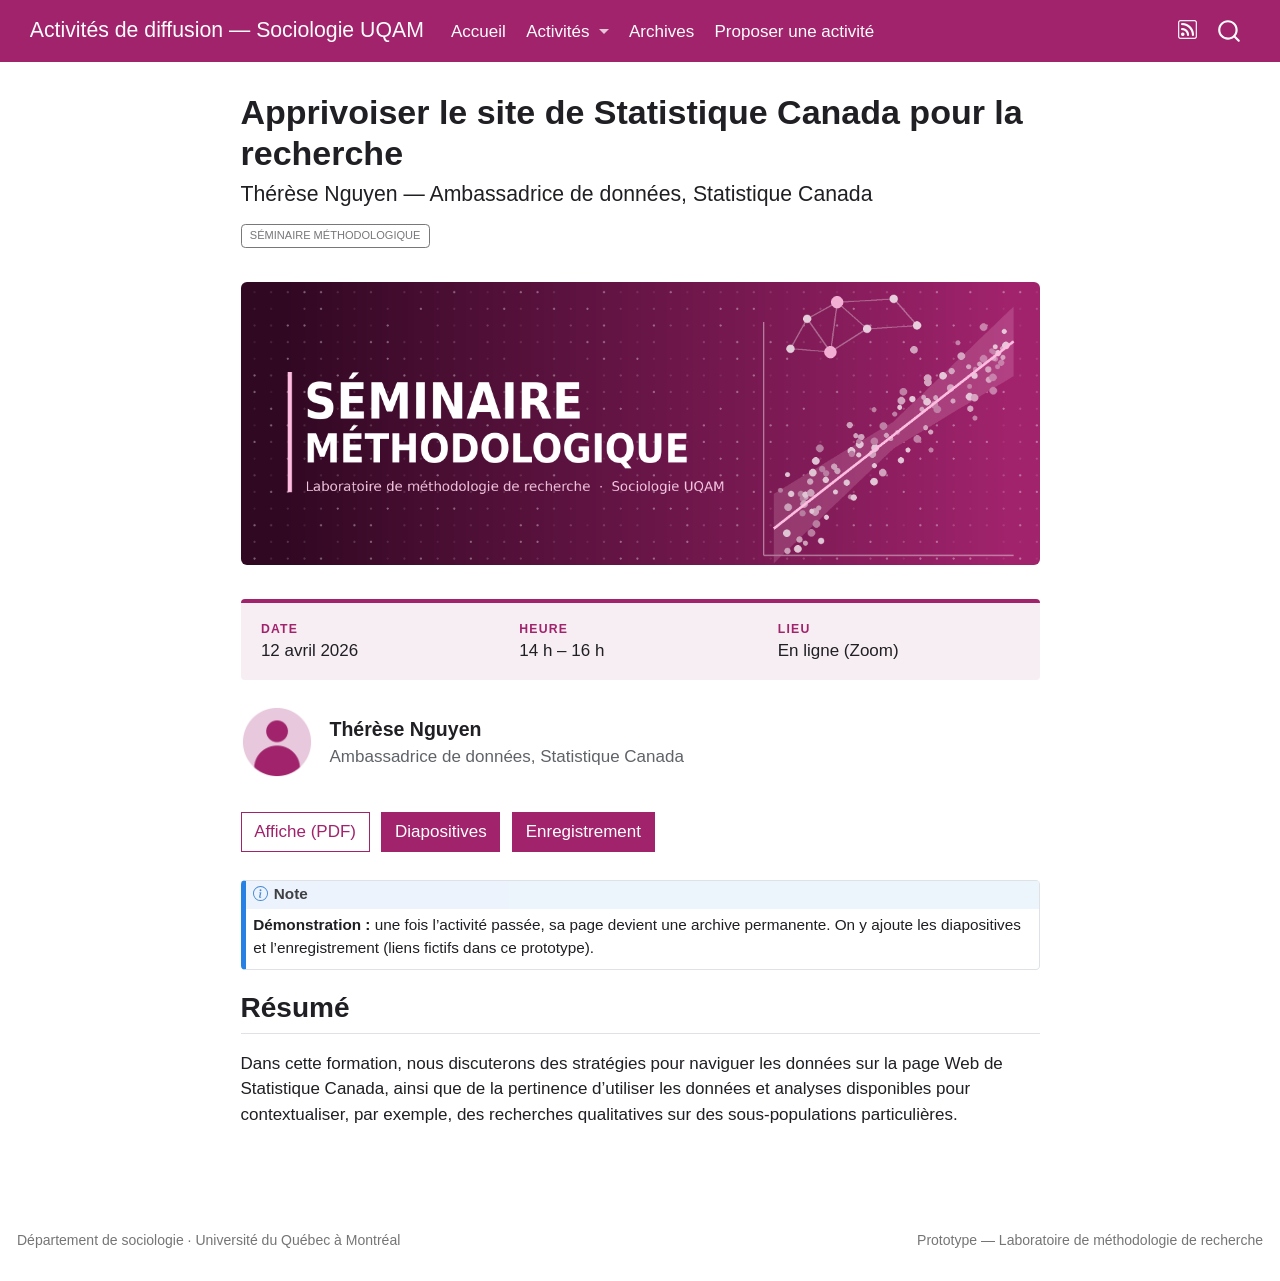
<file: docs/activites/2026-04-12-nguyen/index.html>
<!DOCTYPE html>
<html xmlns="http://www.w3.org/1999/xhtml" lang="fr" xml:lang="fr"><head>

<meta charset="utf-8">
<meta name="generator" content="quarto-1.7.32">

<meta name="viewport" content="width=device-width, initial-scale=1.0, user-scalable=yes">


<title>Apprivoiser le site de Statistique Canada pour la recherche – Activités de diffusion — Sociologie UQAM</title>
<style>
code{white-space: pre-wrap;}
span.smallcaps{font-variant: small-caps;}
div.columns{display: flex; gap: min(4vw, 1.5em);}
div.column{flex: auto; overflow-x: auto;}
div.hanging-indent{margin-left: 1.5em; text-indent: -1.5em;}
ul.task-list{list-style: none;}
ul.task-list li input[type="checkbox"] {
  width: 0.8em;
  margin: 0 0.8em 0.2em -1em; /* quarto-specific, see https://github.com/quarto-dev/quarto-cli/issues/4556 */ 
  vertical-align: middle;
}
</style>


<script src="../../site_libs/quarto-nav/quarto-nav.js"></script>
<script src="../../site_libs/quarto-nav/headroom.min.js"></script>
<script src="../../site_libs/clipboard/clipboard.min.js"></script>
<script src="../../site_libs/quarto-search/autocomplete.umd.js"></script>
<script src="../../site_libs/quarto-search/fuse.min.js"></script>
<script src="../../site_libs/quarto-search/quarto-search.js"></script>
<meta name="quarto:offset" content="../../">
<script src="../../site_libs/quarto-html/quarto.js" type="module"></script>
<script src="../../site_libs/quarto-html/tabsets/tabsets.js" type="module"></script>
<script src="../../site_libs/quarto-html/popper.min.js"></script>
<script src="../../site_libs/quarto-html/tippy.umd.min.js"></script>
<script src="../../site_libs/quarto-html/anchor.min.js"></script>
<link href="../../site_libs/quarto-html/tippy.css" rel="stylesheet">
<link href="../../site_libs/quarto-html/quarto-syntax-highlighting-37eea08aefeeee20ff55810ff984fec1.css" rel="stylesheet" id="quarto-text-highlighting-styles">
<script src="../../site_libs/bootstrap/bootstrap.min.js"></script>
<link href="../../site_libs/bootstrap/bootstrap-icons.css" rel="stylesheet">
<link href="../../site_libs/bootstrap/bootstrap-e0df024e270848558bd7a2c0182163b1.min.css" rel="stylesheet" append-hash="true" id="quarto-bootstrap" data-mode="light">
<script id="quarto-search-options" type="application/json">{
  "location": "navbar",
  "copy-button": false,
  "collapse-after": 3,
  "panel-placement": "end",
  "type": "overlay",
  "limit": 50,
  "keyboard-shortcut": [
    "f",
    "/",
    "s"
  ],
  "show-item-context": false,
  "language": {
    "search-no-results-text": "Pas de résultats",
    "search-matching-documents-text": "documents trouvés",
    "search-copy-link-title": "Copier le lien vers la recherche",
    "search-hide-matches-text": "Cacher les correspondances additionnelles",
    "search-more-match-text": "correspondance de plus dans ce document",
    "search-more-matches-text": "correspondances de plus dans ce document",
    "search-clear-button-title": "Effacer",
    "search-text-placeholder": "",
    "search-detached-cancel-button-title": "Annuler",
    "search-submit-button-title": "Envoyer",
    "search-label": "Recherche"
  }
}</script>


</head>

<body class="nav-fixed fullcontent quarto-light">

<div id="quarto-search-results"></div>
  <header id="quarto-header" class="headroom fixed-top">
    <nav class="navbar navbar-expand-lg " data-bs-theme="dark">
      <div class="navbar-container container-fluid">
      <div class="navbar-brand-container mx-auto">
    <a class="navbar-brand" href="../../index.html">
    <span class="navbar-title">Activités de diffusion — Sociologie UQAM</span>
    </a>
  </div>
            <div id="quarto-search" class="" title="Recherche"></div>
          <button class="navbar-toggler" type="button" data-bs-toggle="collapse" data-bs-target="#navbarCollapse" aria-controls="navbarCollapse" role="menu" aria-expanded="false" aria-label="Basculer la navigation" onclick="if (window.quartoToggleHeadroom) { window.quartoToggleHeadroom(); }">
  <span class="navbar-toggler-icon"></span>
</button>
          <div class="collapse navbar-collapse" id="navbarCollapse">
            <ul class="navbar-nav navbar-nav-scroll me-auto">
  <li class="nav-item">
    <a class="nav-link" href="../../index.html"> 
<span class="menu-text">Accueil</span></a>
  </li>  
  <li class="nav-item dropdown ">
    <a class="nav-link dropdown-toggle" href="#" id="nav-menu-activités" role="link" data-bs-toggle="dropdown" aria-expanded="false">
 <span class="menu-text">Activités</span>
    </a>
    <ul class="dropdown-menu" aria-labelledby="nav-menu-activités">    
        <li>
    <a class="dropdown-item" href="../../index.html#category=Séminaire méthodologique">
 <span class="dropdown-text">Séminaires méthodologiques</span></a>
  </li>  
        <li>
    <a class="dropdown-item" href="../../index.html#category=Ciné-socio">
 <span class="dropdown-text">Ciné-socio</span></a>
  </li>  
        <li>
    <a class="dropdown-item" href="../../index.html#category=Atelier">
 <span class="dropdown-text">Ateliers</span></a>
  </li>  
        <li>
    <a class="dropdown-item" href="../../index.html#category=Colloque">
 <span class="dropdown-text">Colloques</span></a>
  </li>  
    </ul>
  </li>
  <li class="nav-item">
    <a class="nav-link" href="../../archives.html"> 
<span class="menu-text">Archives</span></a>
  </li>  
  <li class="nav-item">
    <a class="nav-link" href="../../proposer.html"> 
<span class="menu-text">Proposer une activité</span></a>
  </li>  
</ul>
            <ul class="navbar-nav navbar-nav-scroll ms-auto">
  <li class="nav-item compact">
    <a class="nav-link" href="../../archives.xml"> <i class="bi bi-rss" role="img">
</i> 
<span class="menu-text"></span></a>
  </li>  
</ul>
          </div> <!-- /navcollapse -->
            <div class="quarto-navbar-tools">
</div>
      </div> <!-- /container-fluid -->
    </nav>
</header>
<!-- content -->
<div id="quarto-content" class="quarto-container page-columns page-rows-contents page-layout-article page-navbar">
<!-- sidebar -->
<!-- margin-sidebar -->
    
<!-- main -->
<main class="content" id="quarto-document-content">

<header id="title-block-header" class="quarto-title-block default">
<div class="quarto-title">
<h1 class="title">Apprivoiser le site de Statistique Canada pour la recherche</h1>
<p class="subtitle lead">Thérèse Nguyen — Ambassadrice de données, Statistique Canada</p>
  <div class="quarto-categories">
    <div class="quarto-category">Séminaire méthodologique</div>
  </div>
  </div>



<div class="quarto-title-meta">

    
    <div>
    <div class="quarto-title-meta-heading">Date de publication</div>
    <div class="quarto-title-meta-contents">
      <p class="date">12 avril 2026</p>
    </div>
  </div>
  
    
  </div>
  


</header>


<p><img src="../../images/seminaire.png" class="bandeau img-fluid"></p>
<div class="infobox"><div class="infogrid">
<div><strong>Date</strong>
<p>12 avril 2026</p>
</div><div><strong>Heure</strong>
<p>14 h – 16 h</p>
</div><div><strong>Lieu</strong>
<p>En ligne (Zoom)</p>
</div></div></div>
<div class="speaker">
<p><img src="../../images/avatar.png" class="img-fluid"></p>
<div>
<p><span class="nom">Thérèse Nguyen</span><br>
<span class="role">Ambassadrice de données, Statistique Canada</span></p>
</div>
</div>
<div class="ressources">
<p><a href="affiche.pdf" class="btn btn-outline-primary">Affiche (PDF)</a> <a href="#" class="btn btn-primary">Diapositives</a> <a href="#" class="btn btn-primary">Enregistrement</a></p>
</div>
<div class="callout callout-style-default callout-note callout-titled">
<div class="callout-header d-flex align-content-center">
<div class="callout-icon-container">
<i class="callout-icon"></i>
</div>
<div class="callout-title-container flex-fill">
Note
</div>
</div>
<div class="callout-body-container callout-body">
<p><strong>Démonstration :</strong> une fois l’activité passée, sa page devient une archive permanente. On y ajoute les diapositives et l’enregistrement (liens fictifs dans ce prototype).</p>
</div>
</div>
<section id="résumé" class="level2">
<h2 class="anchored" data-anchor-id="résumé">Résumé</h2>
<p>Dans cette formation, nous discuterons des stratégies pour naviguer les données sur la page Web de Statistique Canada, ainsi que de la pertinence d’utiliser les données et analyses disponibles pour contextualiser, par exemple, des recherches qualitatives sur des sous-populations particulières.</p>


</section>

</main> <!-- /main -->
<script id="quarto-html-after-body" type="application/javascript">
  window.document.addEventListener("DOMContentLoaded", function (event) {
    const icon = "";
    const anchorJS = new window.AnchorJS();
    anchorJS.options = {
      placement: 'right',
      icon: icon
    };
    anchorJS.add('.anchored');
    const isCodeAnnotation = (el) => {
      for (const clz of el.classList) {
        if (clz.startsWith('code-annotation-')) {                     
          return true;
        }
      }
      return false;
    }
    const onCopySuccess = function(e) {
      // button target
      const button = e.trigger;
      // don't keep focus
      button.blur();
      // flash "checked"
      button.classList.add('code-copy-button-checked');
      var currentTitle = button.getAttribute("title");
      button.setAttribute("title", "Copié");
      let tooltip;
      if (window.bootstrap) {
        button.setAttribute("data-bs-toggle", "tooltip");
        button.setAttribute("data-bs-placement", "left");
        button.setAttribute("data-bs-title", "Copié");
        tooltip = new bootstrap.Tooltip(button, 
          { trigger: "manual", 
            customClass: "code-copy-button-tooltip",
            offset: [0, -8]});
        tooltip.show();    
      }
      setTimeout(function() {
        if (tooltip) {
          tooltip.hide();
          button.removeAttribute("data-bs-title");
          button.removeAttribute("data-bs-toggle");
          button.removeAttribute("data-bs-placement");
        }
        button.setAttribute("title", currentTitle);
        button.classList.remove('code-copy-button-checked');
      }, 1000);
      // clear code selection
      e.clearSelection();
    }
    const getTextToCopy = function(trigger) {
        const codeEl = trigger.previousElementSibling.cloneNode(true);
        for (const childEl of codeEl.children) {
          if (isCodeAnnotation(childEl)) {
            childEl.remove();
          }
        }
        return codeEl.innerText;
    }
    const clipboard = new window.ClipboardJS('.code-copy-button:not([data-in-quarto-modal])', {
      text: getTextToCopy
    });
    clipboard.on('success', onCopySuccess);
    if (window.document.getElementById('quarto-embedded-source-code-modal')) {
      const clipboardModal = new window.ClipboardJS('.code-copy-button[data-in-quarto-modal]', {
        text: getTextToCopy,
        container: window.document.getElementById('quarto-embedded-source-code-modal')
      });
      clipboardModal.on('success', onCopySuccess);
    }
      var localhostRegex = new RegExp(/^(?:http|https):\/\/localhost\:?[0-9]*\//);
      var mailtoRegex = new RegExp(/^mailto:/);
        var filterRegex = new RegExp("https:\/\/ssapoplab\.github\.io\/activites-sociologie");
      var isInternal = (href) => {
          return filterRegex.test(href) || localhostRegex.test(href) || mailtoRegex.test(href);
      }
      // Inspect non-navigation links and adorn them if external
     var links = window.document.querySelectorAll('a[href]:not(.nav-link):not(.navbar-brand):not(.toc-action):not(.sidebar-link):not(.sidebar-item-toggle):not(.pagination-link):not(.no-external):not([aria-hidden]):not(.dropdown-item):not(.quarto-navigation-tool):not(.about-link)');
      for (var i=0; i<links.length; i++) {
        const link = links[i];
        if (!isInternal(link.href)) {
          // undo the damage that might have been done by quarto-nav.js in the case of
          // links that we want to consider external
          if (link.dataset.originalHref !== undefined) {
            link.href = link.dataset.originalHref;
          }
        }
      }
    function tippyHover(el, contentFn, onTriggerFn, onUntriggerFn) {
      const config = {
        allowHTML: true,
        maxWidth: 500,
        delay: 100,
        arrow: false,
        appendTo: function(el) {
            return el.parentElement;
        },
        interactive: true,
        interactiveBorder: 10,
        theme: 'quarto',
        placement: 'bottom-start',
      };
      if (contentFn) {
        config.content = contentFn;
      }
      if (onTriggerFn) {
        config.onTrigger = onTriggerFn;
      }
      if (onUntriggerFn) {
        config.onUntrigger = onUntriggerFn;
      }
      window.tippy(el, config); 
    }
    const noterefs = window.document.querySelectorAll('a[role="doc-noteref"]');
    for (var i=0; i<noterefs.length; i++) {
      const ref = noterefs[i];
      tippyHover(ref, function() {
        // use id or data attribute instead here
        let href = ref.getAttribute('data-footnote-href') || ref.getAttribute('href');
        try { href = new URL(href).hash; } catch {}
        const id = href.replace(/^#\/?/, "");
        const note = window.document.getElementById(id);
        if (note) {
          return note.innerHTML;
        } else {
          return "";
        }
      });
    }
    const xrefs = window.document.querySelectorAll('a.quarto-xref');
    const processXRef = (id, note) => {
      // Strip column container classes
      const stripColumnClz = (el) => {
        el.classList.remove("page-full", "page-columns");
        if (el.children) {
          for (const child of el.children) {
            stripColumnClz(child);
          }
        }
      }
      stripColumnClz(note)
      if (id === null || id.startsWith('sec-')) {
        // Special case sections, only their first couple elements
        const container = document.createElement("div");
        if (note.children && note.children.length > 2) {
          container.appendChild(note.children[0].cloneNode(true));
          for (let i = 1; i < note.children.length; i++) {
            const child = note.children[i];
            if (child.tagName === "P" && child.innerText === "") {
              continue;
            } else {
              container.appendChild(child.cloneNode(true));
              break;
            }
          }
          if (window.Quarto?.typesetMath) {
            window.Quarto.typesetMath(container);
          }
          return container.innerHTML
        } else {
          if (window.Quarto?.typesetMath) {
            window.Quarto.typesetMath(note);
          }
          return note.innerHTML;
        }
      } else {
        // Remove any anchor links if they are present
        const anchorLink = note.querySelector('a.anchorjs-link');
        if (anchorLink) {
          anchorLink.remove();
        }
        if (window.Quarto?.typesetMath) {
          window.Quarto.typesetMath(note);
        }
        if (note.classList.contains("callout")) {
          return note.outerHTML;
        } else {
          return note.innerHTML;
        }
      }
    }
    for (var i=0; i<xrefs.length; i++) {
      const xref = xrefs[i];
      tippyHover(xref, undefined, function(instance) {
        instance.disable();
        let url = xref.getAttribute('href');
        let hash = undefined; 
        if (url.startsWith('#')) {
          hash = url;
        } else {
          try { hash = new URL(url).hash; } catch {}
        }
        if (hash) {
          const id = hash.replace(/^#\/?/, "");
          const note = window.document.getElementById(id);
          if (note !== null) {
            try {
              const html = processXRef(id, note.cloneNode(true));
              instance.setContent(html);
            } finally {
              instance.enable();
              instance.show();
            }
          } else {
            // See if we can fetch this
            fetch(url.split('#')[0])
            .then(res => res.text())
            .then(html => {
              const parser = new DOMParser();
              const htmlDoc = parser.parseFromString(html, "text/html");
              const note = htmlDoc.getElementById(id);
              if (note !== null) {
                const html = processXRef(id, note);
                instance.setContent(html);
              } 
            }).finally(() => {
              instance.enable();
              instance.show();
            });
          }
        } else {
          // See if we can fetch a full url (with no hash to target)
          // This is a special case and we should probably do some content thinning / targeting
          fetch(url)
          .then(res => res.text())
          .then(html => {
            const parser = new DOMParser();
            const htmlDoc = parser.parseFromString(html, "text/html");
            const note = htmlDoc.querySelector('main.content');
            if (note !== null) {
              // This should only happen for chapter cross references
              // (since there is no id in the URL)
              // remove the first header
              if (note.children.length > 0 && note.children[0].tagName === "HEADER") {
                note.children[0].remove();
              }
              const html = processXRef(null, note);
              instance.setContent(html);
            } 
          }).finally(() => {
            instance.enable();
            instance.show();
          });
        }
      }, function(instance) {
      });
    }
        let selectedAnnoteEl;
        const selectorForAnnotation = ( cell, annotation) => {
          let cellAttr = 'data-code-cell="' + cell + '"';
          let lineAttr = 'data-code-annotation="' +  annotation + '"';
          const selector = 'span[' + cellAttr + '][' + lineAttr + ']';
          return selector;
        }
        const selectCodeLines = (annoteEl) => {
          const doc = window.document;
          const targetCell = annoteEl.getAttribute("data-target-cell");
          const targetAnnotation = annoteEl.getAttribute("data-target-annotation");
          const annoteSpan = window.document.querySelector(selectorForAnnotation(targetCell, targetAnnotation));
          const lines = annoteSpan.getAttribute("data-code-lines").split(",");
          const lineIds = lines.map((line) => {
            return targetCell + "-" + line;
          })
          let top = null;
          let height = null;
          let parent = null;
          if (lineIds.length > 0) {
              //compute the position of the single el (top and bottom and make a div)
              const el = window.document.getElementById(lineIds[0]);
              top = el.offsetTop;
              height = el.offsetHeight;
              parent = el.parentElement.parentElement;
            if (lineIds.length > 1) {
              const lastEl = window.document.getElementById(lineIds[lineIds.length - 1]);
              const bottom = lastEl.offsetTop + lastEl.offsetHeight;
              height = bottom - top;
            }
            if (top !== null && height !== null && parent !== null) {
              // cook up a div (if necessary) and position it 
              let div = window.document.getElementById("code-annotation-line-highlight");
              if (div === null) {
                div = window.document.createElement("div");
                div.setAttribute("id", "code-annotation-line-highlight");
                div.style.position = 'absolute';
                parent.appendChild(div);
              }
              div.style.top = top - 2 + "px";
              div.style.height = height + 4 + "px";
              div.style.left = 0;
              let gutterDiv = window.document.getElementById("code-annotation-line-highlight-gutter");
              if (gutterDiv === null) {
                gutterDiv = window.document.createElement("div");
                gutterDiv.setAttribute("id", "code-annotation-line-highlight-gutter");
                gutterDiv.style.position = 'absolute';
                const codeCell = window.document.getElementById(targetCell);
                const gutter = codeCell.querySelector('.code-annotation-gutter');
                gutter.appendChild(gutterDiv);
              }
              gutterDiv.style.top = top - 2 + "px";
              gutterDiv.style.height = height + 4 + "px";
            }
            selectedAnnoteEl = annoteEl;
          }
        };
        const unselectCodeLines = () => {
          const elementsIds = ["code-annotation-line-highlight", "code-annotation-line-highlight-gutter"];
          elementsIds.forEach((elId) => {
            const div = window.document.getElementById(elId);
            if (div) {
              div.remove();
            }
          });
          selectedAnnoteEl = undefined;
        };
          // Handle positioning of the toggle
      window.addEventListener(
        "resize",
        throttle(() => {
          elRect = undefined;
          if (selectedAnnoteEl) {
            selectCodeLines(selectedAnnoteEl);
          }
        }, 10)
      );
      function throttle(fn, ms) {
      let throttle = false;
      let timer;
        return (...args) => {
          if(!throttle) { // first call gets through
              fn.apply(this, args);
              throttle = true;
          } else { // all the others get throttled
              if(timer) clearTimeout(timer); // cancel #2
              timer = setTimeout(() => {
                fn.apply(this, args);
                timer = throttle = false;
              }, ms);
          }
        };
      }
        // Attach click handler to the DT
        const annoteDls = window.document.querySelectorAll('dt[data-target-cell]');
        for (const annoteDlNode of annoteDls) {
          annoteDlNode.addEventListener('click', (event) => {
            const clickedEl = event.target;
            if (clickedEl !== selectedAnnoteEl) {
              unselectCodeLines();
              const activeEl = window.document.querySelector('dt[data-target-cell].code-annotation-active');
              if (activeEl) {
                activeEl.classList.remove('code-annotation-active');
              }
              selectCodeLines(clickedEl);
              clickedEl.classList.add('code-annotation-active');
            } else {
              // Unselect the line
              unselectCodeLines();
              clickedEl.classList.remove('code-annotation-active');
            }
          });
        }
    const findCites = (el) => {
      const parentEl = el.parentElement;
      if (parentEl) {
        const cites = parentEl.dataset.cites;
        if (cites) {
          return {
            el,
            cites: cites.split(' ')
          };
        } else {
          return findCites(el.parentElement)
        }
      } else {
        return undefined;
      }
    };
    var bibliorefs = window.document.querySelectorAll('a[role="doc-biblioref"]');
    for (var i=0; i<bibliorefs.length; i++) {
      const ref = bibliorefs[i];
      const citeInfo = findCites(ref);
      if (citeInfo) {
        tippyHover(citeInfo.el, function() {
          var popup = window.document.createElement('div');
          citeInfo.cites.forEach(function(cite) {
            var citeDiv = window.document.createElement('div');
            citeDiv.classList.add('hanging-indent');
            citeDiv.classList.add('csl-entry');
            var biblioDiv = window.document.getElementById('ref-' + cite);
            if (biblioDiv) {
              citeDiv.innerHTML = biblioDiv.innerHTML;
            }
            popup.appendChild(citeDiv);
          });
          return popup.innerHTML;
        });
      }
    }
  });
  </script>
</div> <!-- /content -->
<footer class="footer">
  <div class="nav-footer">
    <div class="nav-footer-left">
<p>Département de sociologie · Université du Québec à Montréal</p>
</div>   
    <div class="nav-footer-center">
      &nbsp;
    </div>
    <div class="nav-footer-right">
<p>Prototype — Laboratoire de méthodologie de recherche</p>
</div>
  </div>
</footer>




</body></html>
</file>
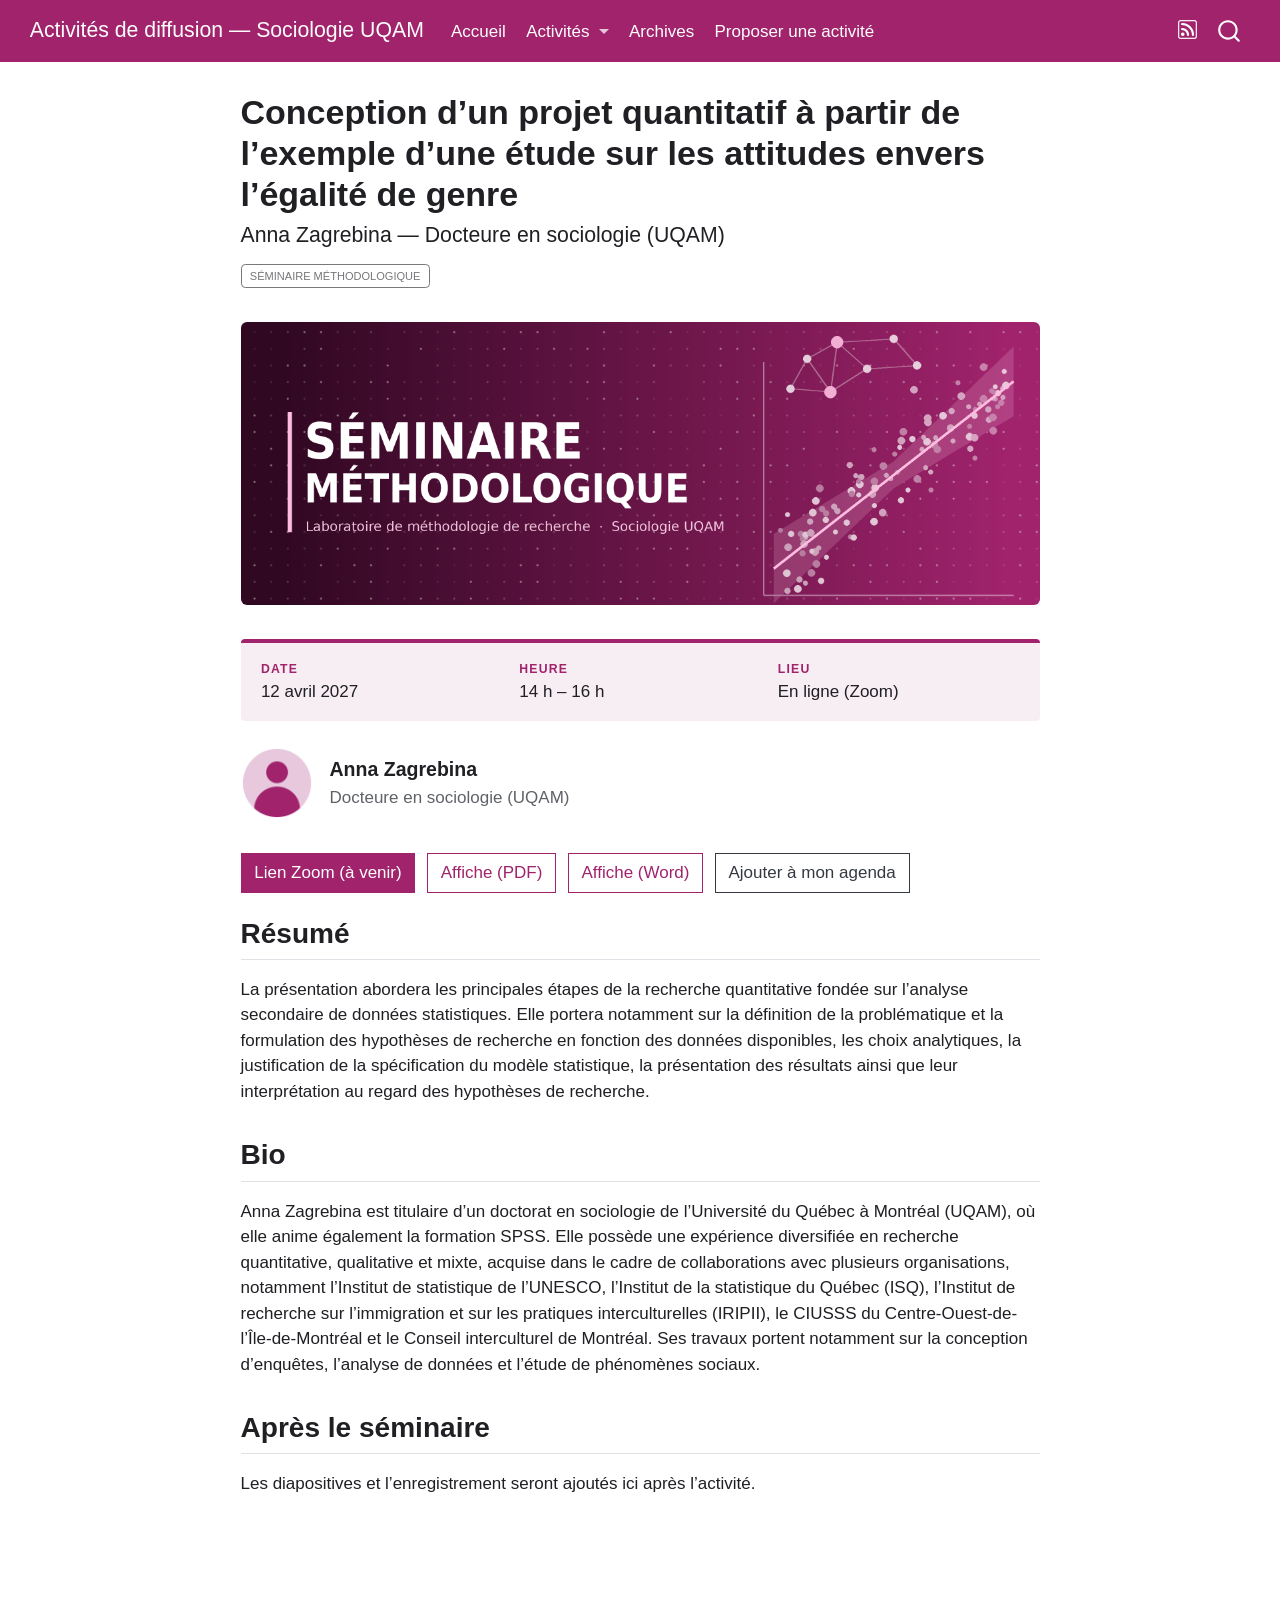
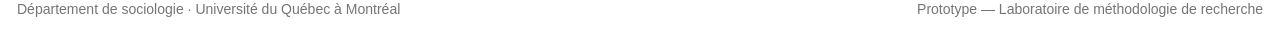
<file: docs/activites/2027-04-12-zagrebina/index.html>
<!DOCTYPE html>
<html xmlns="http://www.w3.org/1999/xhtml" lang="fr" xml:lang="fr"><head>

<meta charset="utf-8">
<meta name="generator" content="quarto-1.7.32">

<meta name="viewport" content="width=device-width, initial-scale=1.0, user-scalable=yes">


<title>Conception d’un projet quantitatif à partir de l’exemple d’une étude sur les attitudes envers l’égalité de genre – Activités de diffusion — Sociologie UQAM</title>
<style>
code{white-space: pre-wrap;}
span.smallcaps{font-variant: small-caps;}
div.columns{display: flex; gap: min(4vw, 1.5em);}
div.column{flex: auto; overflow-x: auto;}
div.hanging-indent{margin-left: 1.5em; text-indent: -1.5em;}
ul.task-list{list-style: none;}
ul.task-list li input[type="checkbox"] {
  width: 0.8em;
  margin: 0 0.8em 0.2em -1em; /* quarto-specific, see https://github.com/quarto-dev/quarto-cli/issues/4556 */ 
  vertical-align: middle;
}
</style>


<script src="../../site_libs/quarto-nav/quarto-nav.js"></script>
<script src="../../site_libs/quarto-nav/headroom.min.js"></script>
<script src="../../site_libs/clipboard/clipboard.min.js"></script>
<script src="../../site_libs/quarto-search/autocomplete.umd.js"></script>
<script src="../../site_libs/quarto-search/fuse.min.js"></script>
<script src="../../site_libs/quarto-search/quarto-search.js"></script>
<meta name="quarto:offset" content="../../">
<script src="../../site_libs/quarto-html/quarto.js" type="module"></script>
<script src="../../site_libs/quarto-html/tabsets/tabsets.js" type="module"></script>
<script src="../../site_libs/quarto-html/popper.min.js"></script>
<script src="../../site_libs/quarto-html/tippy.umd.min.js"></script>
<script src="../../site_libs/quarto-html/anchor.min.js"></script>
<link href="../../site_libs/quarto-html/tippy.css" rel="stylesheet">
<link href="../../site_libs/quarto-html/quarto-syntax-highlighting-37eea08aefeeee20ff55810ff984fec1.css" rel="stylesheet" id="quarto-text-highlighting-styles">
<script src="../../site_libs/bootstrap/bootstrap.min.js"></script>
<link href="../../site_libs/bootstrap/bootstrap-icons.css" rel="stylesheet">
<link href="../../site_libs/bootstrap/bootstrap-e0df024e270848558bd7a2c0182163b1.min.css" rel="stylesheet" append-hash="true" id="quarto-bootstrap" data-mode="light">
<script id="quarto-search-options" type="application/json">{
  "location": "navbar",
  "copy-button": false,
  "collapse-after": 3,
  "panel-placement": "end",
  "type": "overlay",
  "limit": 50,
  "keyboard-shortcut": [
    "f",
    "/",
    "s"
  ],
  "show-item-context": false,
  "language": {
    "search-no-results-text": "Pas de résultats",
    "search-matching-documents-text": "documents trouvés",
    "search-copy-link-title": "Copier le lien vers la recherche",
    "search-hide-matches-text": "Cacher les correspondances additionnelles",
    "search-more-match-text": "correspondance de plus dans ce document",
    "search-more-matches-text": "correspondances de plus dans ce document",
    "search-clear-button-title": "Effacer",
    "search-text-placeholder": "",
    "search-detached-cancel-button-title": "Annuler",
    "search-submit-button-title": "Envoyer",
    "search-label": "Recherche"
  }
}</script>


</head>

<body class="nav-fixed fullcontent quarto-light">

<div id="quarto-search-results"></div>
  <header id="quarto-header" class="headroom fixed-top">
    <nav class="navbar navbar-expand-lg " data-bs-theme="dark">
      <div class="navbar-container container-fluid">
      <div class="navbar-brand-container mx-auto">
    <a class="navbar-brand" href="../../index.html">
    <span class="navbar-title">Activités de diffusion — Sociologie UQAM</span>
    </a>
  </div>
            <div id="quarto-search" class="" title="Recherche"></div>
          <button class="navbar-toggler" type="button" data-bs-toggle="collapse" data-bs-target="#navbarCollapse" aria-controls="navbarCollapse" role="menu" aria-expanded="false" aria-label="Basculer la navigation" onclick="if (window.quartoToggleHeadroom) { window.quartoToggleHeadroom(); }">
  <span class="navbar-toggler-icon"></span>
</button>
          <div class="collapse navbar-collapse" id="navbarCollapse">
            <ul class="navbar-nav navbar-nav-scroll me-auto">
  <li class="nav-item">
    <a class="nav-link" href="../../index.html"> 
<span class="menu-text">Accueil</span></a>
  </li>  
  <li class="nav-item dropdown ">
    <a class="nav-link dropdown-toggle" href="#" id="nav-menu-activités" role="link" data-bs-toggle="dropdown" aria-expanded="false">
 <span class="menu-text">Activités</span>
    </a>
    <ul class="dropdown-menu" aria-labelledby="nav-menu-activités">    
        <li>
    <a class="dropdown-item" href="../../index.html#category=Séminaire méthodologique">
 <span class="dropdown-text">Séminaires méthodologiques</span></a>
  </li>  
        <li>
    <a class="dropdown-item" href="../../index.html#category=Ciné-socio">
 <span class="dropdown-text">Ciné-socio</span></a>
  </li>  
        <li>
    <a class="dropdown-item" href="../../index.html#category=Atelier">
 <span class="dropdown-text">Ateliers</span></a>
  </li>  
        <li>
    <a class="dropdown-item" href="../../index.html#category=Colloque">
 <span class="dropdown-text">Colloques</span></a>
  </li>  
    </ul>
  </li>
  <li class="nav-item">
    <a class="nav-link" href="../../archives.html"> 
<span class="menu-text">Archives</span></a>
  </li>  
  <li class="nav-item">
    <a class="nav-link" href="../../proposer.html"> 
<span class="menu-text">Proposer une activité</span></a>
  </li>  
</ul>
            <ul class="navbar-nav navbar-nav-scroll ms-auto">
  <li class="nav-item compact">
    <a class="nav-link" href="../../archives.xml"> <i class="bi bi-rss" role="img">
</i> 
<span class="menu-text"></span></a>
  </li>  
</ul>
          </div> <!-- /navcollapse -->
            <div class="quarto-navbar-tools">
</div>
      </div> <!-- /container-fluid -->
    </nav>
</header>
<!-- content -->
<div id="quarto-content" class="quarto-container page-columns page-rows-contents page-layout-article page-navbar">
<!-- sidebar -->
<!-- margin-sidebar -->
    
<!-- main -->
<main class="content" id="quarto-document-content">

<header id="title-block-header" class="quarto-title-block default">
<div class="quarto-title">
<h1 class="title">Conception d’un projet quantitatif à partir de l’exemple d’une étude sur les attitudes envers l’égalité de genre</h1>
<p class="subtitle lead">Anna Zagrebina — Docteure en sociologie (UQAM)</p>
  <div class="quarto-categories">
    <div class="quarto-category">Séminaire méthodologique</div>
  </div>
  </div>



<div class="quarto-title-meta">

    
    <div>
    <div class="quarto-title-meta-heading">Date de publication</div>
    <div class="quarto-title-meta-contents">
      <p class="date">12 avril 2027</p>
    </div>
  </div>
  
    
  </div>
  


</header>


<p><img src="../../images/seminaire.png" class="bandeau img-fluid"></p>
<div class="infobox"><div class="infogrid">
<div><strong>Date</strong>
<p>12 avril 2027</p>
</div><div><strong>Heure</strong>
<p>14 h – 16 h</p>
</div><div><strong>Lieu</strong>
<p>En ligne (Zoom)</p>
</div></div></div>
<div class="speaker">
<p><img src="../../images/avatar.png" class="img-fluid"></p>
<div>
<p><span class="nom">Anna Zagrebina</span><br>
<span class="role">Docteure en sociologie (UQAM)</span></p>
</div>
</div>
<div class="ressources">
<p><a href="#" class="btn btn-primary">Lien Zoom (à venir)</a> <a href="affiche.pdf" class="btn btn-outline-primary">Affiche (PDF)</a> <a href="affiche.docx" class="btn btn-outline-primary">Affiche (Word)</a> <a href="#" class="btn btn-outline-secondary">Ajouter à mon agenda</a></p>
</div>
<section id="résumé" class="level2">
<h2 class="anchored" data-anchor-id="résumé">Résumé</h2>
<p>La présentation abordera les principales étapes de la recherche quantitative fondée sur l’analyse secondaire de données statistiques. Elle portera notamment sur la définition de la problématique et la formulation des hypothèses de recherche en fonction des données disponibles, les choix analytiques, la justification de la spécification du modèle statistique, la présentation des résultats ainsi que leur interprétation au regard des hypothèses de recherche.</p>
</section>
<section id="bio" class="level2">
<h2 class="anchored" data-anchor-id="bio">Bio</h2>
<p>Anna Zagrebina est titulaire d’un doctorat en sociologie de l’Université du Québec à Montréal (UQAM), où elle anime également la formation SPSS. Elle possède une expérience diversifiée en recherche quantitative, qualitative et mixte, acquise dans le cadre de collaborations avec plusieurs organisations, notamment l’Institut de statistique de l’UNESCO, l’Institut de la statistique du Québec (ISQ), l’Institut de recherche sur l’immigration et sur les pratiques interculturelles (IRIPII), le CIUSSS du Centre-Ouest-de-l’Île-de-Montréal et le Conseil interculturel de Montréal. Ses travaux portent notamment sur la conception d’enquêtes, l’analyse de données et l’étude de phénomènes sociaux.</p>
</section>
<section id="après-le-séminaire" class="level2">
<h2 class="anchored" data-anchor-id="après-le-séminaire">Après le séminaire</h2>
<p>Les diapositives et l’enregistrement seront ajoutés ici après l’activité.</p>


</section>

</main> <!-- /main -->
<script id="quarto-html-after-body" type="application/javascript">
  window.document.addEventListener("DOMContentLoaded", function (event) {
    const icon = "";
    const anchorJS = new window.AnchorJS();
    anchorJS.options = {
      placement: 'right',
      icon: icon
    };
    anchorJS.add('.anchored');
    const isCodeAnnotation = (el) => {
      for (const clz of el.classList) {
        if (clz.startsWith('code-annotation-')) {                     
          return true;
        }
      }
      return false;
    }
    const onCopySuccess = function(e) {
      // button target
      const button = e.trigger;
      // don't keep focus
      button.blur();
      // flash "checked"
      button.classList.add('code-copy-button-checked');
      var currentTitle = button.getAttribute("title");
      button.setAttribute("title", "Copié");
      let tooltip;
      if (window.bootstrap) {
        button.setAttribute("data-bs-toggle", "tooltip");
        button.setAttribute("data-bs-placement", "left");
        button.setAttribute("data-bs-title", "Copié");
        tooltip = new bootstrap.Tooltip(button, 
          { trigger: "manual", 
            customClass: "code-copy-button-tooltip",
            offset: [0, -8]});
        tooltip.show();    
      }
      setTimeout(function() {
        if (tooltip) {
          tooltip.hide();
          button.removeAttribute("data-bs-title");
          button.removeAttribute("data-bs-toggle");
          button.removeAttribute("data-bs-placement");
        }
        button.setAttribute("title", currentTitle);
        button.classList.remove('code-copy-button-checked');
      }, 1000);
      // clear code selection
      e.clearSelection();
    }
    const getTextToCopy = function(trigger) {
        const codeEl = trigger.previousElementSibling.cloneNode(true);
        for (const childEl of codeEl.children) {
          if (isCodeAnnotation(childEl)) {
            childEl.remove();
          }
        }
        return codeEl.innerText;
    }
    const clipboard = new window.ClipboardJS('.code-copy-button:not([data-in-quarto-modal])', {
      text: getTextToCopy
    });
    clipboard.on('success', onCopySuccess);
    if (window.document.getElementById('quarto-embedded-source-code-modal')) {
      const clipboardModal = new window.ClipboardJS('.code-copy-button[data-in-quarto-modal]', {
        text: getTextToCopy,
        container: window.document.getElementById('quarto-embedded-source-code-modal')
      });
      clipboardModal.on('success', onCopySuccess);
    }
      var localhostRegex = new RegExp(/^(?:http|https):\/\/localhost\:?[0-9]*\//);
      var mailtoRegex = new RegExp(/^mailto:/);
        var filterRegex = new RegExp("https:\/\/ssapoplab\.github\.io\/activites-sociologie");
      var isInternal = (href) => {
          return filterRegex.test(href) || localhostRegex.test(href) || mailtoRegex.test(href);
      }
      // Inspect non-navigation links and adorn them if external
     var links = window.document.querySelectorAll('a[href]:not(.nav-link):not(.navbar-brand):not(.toc-action):not(.sidebar-link):not(.sidebar-item-toggle):not(.pagination-link):not(.no-external):not([aria-hidden]):not(.dropdown-item):not(.quarto-navigation-tool):not(.about-link)');
      for (var i=0; i<links.length; i++) {
        const link = links[i];
        if (!isInternal(link.href)) {
          // undo the damage that might have been done by quarto-nav.js in the case of
          // links that we want to consider external
          if (link.dataset.originalHref !== undefined) {
            link.href = link.dataset.originalHref;
          }
        }
      }
    function tippyHover(el, contentFn, onTriggerFn, onUntriggerFn) {
      const config = {
        allowHTML: true,
        maxWidth: 500,
        delay: 100,
        arrow: false,
        appendTo: function(el) {
            return el.parentElement;
        },
        interactive: true,
        interactiveBorder: 10,
        theme: 'quarto',
        placement: 'bottom-start',
      };
      if (contentFn) {
        config.content = contentFn;
      }
      if (onTriggerFn) {
        config.onTrigger = onTriggerFn;
      }
      if (onUntriggerFn) {
        config.onUntrigger = onUntriggerFn;
      }
      window.tippy(el, config); 
    }
    const noterefs = window.document.querySelectorAll('a[role="doc-noteref"]');
    for (var i=0; i<noterefs.length; i++) {
      const ref = noterefs[i];
      tippyHover(ref, function() {
        // use id or data attribute instead here
        let href = ref.getAttribute('data-footnote-href') || ref.getAttribute('href');
        try { href = new URL(href).hash; } catch {}
        const id = href.replace(/^#\/?/, "");
        const note = window.document.getElementById(id);
        if (note) {
          return note.innerHTML;
        } else {
          return "";
        }
      });
    }
    const xrefs = window.document.querySelectorAll('a.quarto-xref');
    const processXRef = (id, note) => {
      // Strip column container classes
      const stripColumnClz = (el) => {
        el.classList.remove("page-full", "page-columns");
        if (el.children) {
          for (const child of el.children) {
            stripColumnClz(child);
          }
        }
      }
      stripColumnClz(note)
      if (id === null || id.startsWith('sec-')) {
        // Special case sections, only their first couple elements
        const container = document.createElement("div");
        if (note.children && note.children.length > 2) {
          container.appendChild(note.children[0].cloneNode(true));
          for (let i = 1; i < note.children.length; i++) {
            const child = note.children[i];
            if (child.tagName === "P" && child.innerText === "") {
              continue;
            } else {
              container.appendChild(child.cloneNode(true));
              break;
            }
          }
          if (window.Quarto?.typesetMath) {
            window.Quarto.typesetMath(container);
          }
          return container.innerHTML
        } else {
          if (window.Quarto?.typesetMath) {
            window.Quarto.typesetMath(note);
          }
          return note.innerHTML;
        }
      } else {
        // Remove any anchor links if they are present
        const anchorLink = note.querySelector('a.anchorjs-link');
        if (anchorLink) {
          anchorLink.remove();
        }
        if (window.Quarto?.typesetMath) {
          window.Quarto.typesetMath(note);
        }
        if (note.classList.contains("callout")) {
          return note.outerHTML;
        } else {
          return note.innerHTML;
        }
      }
    }
    for (var i=0; i<xrefs.length; i++) {
      const xref = xrefs[i];
      tippyHover(xref, undefined, function(instance) {
        instance.disable();
        let url = xref.getAttribute('href');
        let hash = undefined; 
        if (url.startsWith('#')) {
          hash = url;
        } else {
          try { hash = new URL(url).hash; } catch {}
        }
        if (hash) {
          const id = hash.replace(/^#\/?/, "");
          const note = window.document.getElementById(id);
          if (note !== null) {
            try {
              const html = processXRef(id, note.cloneNode(true));
              instance.setContent(html);
            } finally {
              instance.enable();
              instance.show();
            }
          } else {
            // See if we can fetch this
            fetch(url.split('#')[0])
            .then(res => res.text())
            .then(html => {
              const parser = new DOMParser();
              const htmlDoc = parser.parseFromString(html, "text/html");
              const note = htmlDoc.getElementById(id);
              if (note !== null) {
                const html = processXRef(id, note);
                instance.setContent(html);
              } 
            }).finally(() => {
              instance.enable();
              instance.show();
            });
          }
        } else {
          // See if we can fetch a full url (with no hash to target)
          // This is a special case and we should probably do some content thinning / targeting
          fetch(url)
          .then(res => res.text())
          .then(html => {
            const parser = new DOMParser();
            const htmlDoc = parser.parseFromString(html, "text/html");
            const note = htmlDoc.querySelector('main.content');
            if (note !== null) {
              // This should only happen for chapter cross references
              // (since there is no id in the URL)
              // remove the first header
              if (note.children.length > 0 && note.children[0].tagName === "HEADER") {
                note.children[0].remove();
              }
              const html = processXRef(null, note);
              instance.setContent(html);
            } 
          }).finally(() => {
            instance.enable();
            instance.show();
          });
        }
      }, function(instance) {
      });
    }
        let selectedAnnoteEl;
        const selectorForAnnotation = ( cell, annotation) => {
          let cellAttr = 'data-code-cell="' + cell + '"';
          let lineAttr = 'data-code-annotation="' +  annotation + '"';
          const selector = 'span[' + cellAttr + '][' + lineAttr + ']';
          return selector;
        }
        const selectCodeLines = (annoteEl) => {
          const doc = window.document;
          const targetCell = annoteEl.getAttribute("data-target-cell");
          const targetAnnotation = annoteEl.getAttribute("data-target-annotation");
          const annoteSpan = window.document.querySelector(selectorForAnnotation(targetCell, targetAnnotation));
          const lines = annoteSpan.getAttribute("data-code-lines").split(",");
          const lineIds = lines.map((line) => {
            return targetCell + "-" + line;
          })
          let top = null;
          let height = null;
          let parent = null;
          if (lineIds.length > 0) {
              //compute the position of the single el (top and bottom and make a div)
              const el = window.document.getElementById(lineIds[0]);
              top = el.offsetTop;
              height = el.offsetHeight;
              parent = el.parentElement.parentElement;
            if (lineIds.length > 1) {
              const lastEl = window.document.getElementById(lineIds[lineIds.length - 1]);
              const bottom = lastEl.offsetTop + lastEl.offsetHeight;
              height = bottom - top;
            }
            if (top !== null && height !== null && parent !== null) {
              // cook up a div (if necessary) and position it 
              let div = window.document.getElementById("code-annotation-line-highlight");
              if (div === null) {
                div = window.document.createElement("div");
                div.setAttribute("id", "code-annotation-line-highlight");
                div.style.position = 'absolute';
                parent.appendChild(div);
              }
              div.style.top = top - 2 + "px";
              div.style.height = height + 4 + "px";
              div.style.left = 0;
              let gutterDiv = window.document.getElementById("code-annotation-line-highlight-gutter");
              if (gutterDiv === null) {
                gutterDiv = window.document.createElement("div");
                gutterDiv.setAttribute("id", "code-annotation-line-highlight-gutter");
                gutterDiv.style.position = 'absolute';
                const codeCell = window.document.getElementById(targetCell);
                const gutter = codeCell.querySelector('.code-annotation-gutter');
                gutter.appendChild(gutterDiv);
              }
              gutterDiv.style.top = top - 2 + "px";
              gutterDiv.style.height = height + 4 + "px";
            }
            selectedAnnoteEl = annoteEl;
          }
        };
        const unselectCodeLines = () => {
          const elementsIds = ["code-annotation-line-highlight", "code-annotation-line-highlight-gutter"];
          elementsIds.forEach((elId) => {
            const div = window.document.getElementById(elId);
            if (div) {
              div.remove();
            }
          });
          selectedAnnoteEl = undefined;
        };
          // Handle positioning of the toggle
      window.addEventListener(
        "resize",
        throttle(() => {
          elRect = undefined;
          if (selectedAnnoteEl) {
            selectCodeLines(selectedAnnoteEl);
          }
        }, 10)
      );
      function throttle(fn, ms) {
      let throttle = false;
      let timer;
        return (...args) => {
          if(!throttle) { // first call gets through
              fn.apply(this, args);
              throttle = true;
          } else { // all the others get throttled
              if(timer) clearTimeout(timer); // cancel #2
              timer = setTimeout(() => {
                fn.apply(this, args);
                timer = throttle = false;
              }, ms);
          }
        };
      }
        // Attach click handler to the DT
        const annoteDls = window.document.querySelectorAll('dt[data-target-cell]');
        for (const annoteDlNode of annoteDls) {
          annoteDlNode.addEventListener('click', (event) => {
            const clickedEl = event.target;
            if (clickedEl !== selectedAnnoteEl) {
              unselectCodeLines();
              const activeEl = window.document.querySelector('dt[data-target-cell].code-annotation-active');
              if (activeEl) {
                activeEl.classList.remove('code-annotation-active');
              }
              selectCodeLines(clickedEl);
              clickedEl.classList.add('code-annotation-active');
            } else {
              // Unselect the line
              unselectCodeLines();
              clickedEl.classList.remove('code-annotation-active');
            }
          });
        }
    const findCites = (el) => {
      const parentEl = el.parentElement;
      if (parentEl) {
        const cites = parentEl.dataset.cites;
        if (cites) {
          return {
            el,
            cites: cites.split(' ')
          };
        } else {
          return findCites(el.parentElement)
        }
      } else {
        return undefined;
      }
    };
    var bibliorefs = window.document.querySelectorAll('a[role="doc-biblioref"]');
    for (var i=0; i<bibliorefs.length; i++) {
      const ref = bibliorefs[i];
      const citeInfo = findCites(ref);
      if (citeInfo) {
        tippyHover(citeInfo.el, function() {
          var popup = window.document.createElement('div');
          citeInfo.cites.forEach(function(cite) {
            var citeDiv = window.document.createElement('div');
            citeDiv.classList.add('hanging-indent');
            citeDiv.classList.add('csl-entry');
            var biblioDiv = window.document.getElementById('ref-' + cite);
            if (biblioDiv) {
              citeDiv.innerHTML = biblioDiv.innerHTML;
            }
            popup.appendChild(citeDiv);
          });
          return popup.innerHTML;
        });
      }
    }
  });
  </script>
</div> <!-- /content -->
<footer class="footer">
  <div class="nav-footer">
    <div class="nav-footer-left">
<p>Département de sociologie · Université du Québec à Montréal</p>
</div>   
    <div class="nav-footer-center">
      &nbsp;
    </div>
    <div class="nav-footer-right">
<p>Prototype — Laboratoire de méthodologie de recherche</p>
</div>
  </div>
</footer>




</body></html>
</file>
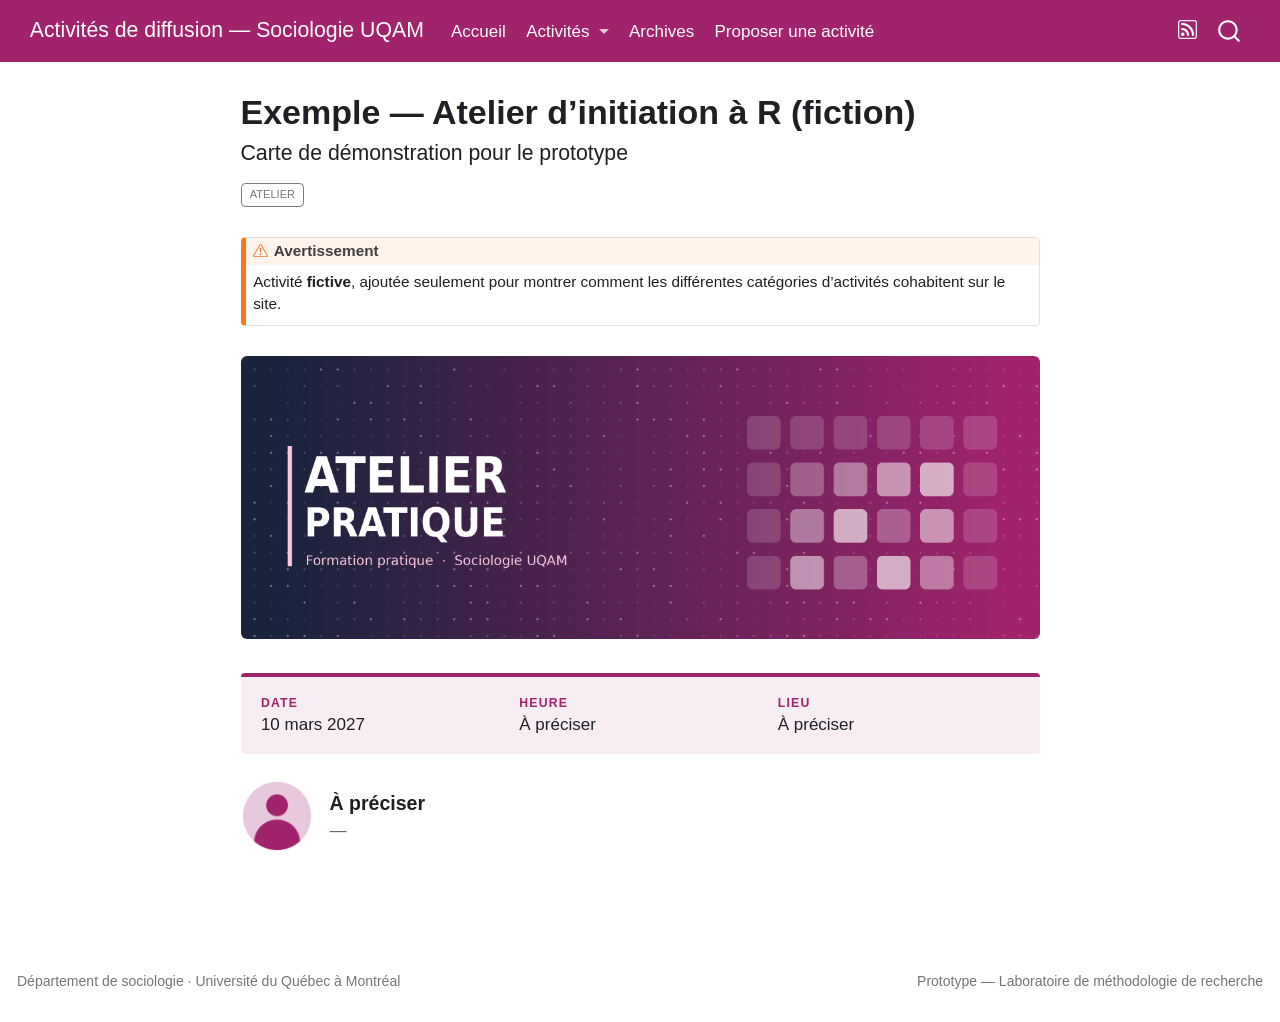
<file: docs/activites/exemple-atelier/index.html>
<!DOCTYPE html>
<html xmlns="http://www.w3.org/1999/xhtml" lang="fr" xml:lang="fr"><head>

<meta charset="utf-8">
<meta name="generator" content="quarto-1.7.32">

<meta name="viewport" content="width=device-width, initial-scale=1.0, user-scalable=yes">


<title>Exemple — Atelier d’initiation à R (fiction) – Activités de diffusion — Sociologie UQAM</title>
<style>
code{white-space: pre-wrap;}
span.smallcaps{font-variant: small-caps;}
div.columns{display: flex; gap: min(4vw, 1.5em);}
div.column{flex: auto; overflow-x: auto;}
div.hanging-indent{margin-left: 1.5em; text-indent: -1.5em;}
ul.task-list{list-style: none;}
ul.task-list li input[type="checkbox"] {
  width: 0.8em;
  margin: 0 0.8em 0.2em -1em; /* quarto-specific, see https://github.com/quarto-dev/quarto-cli/issues/4556 */ 
  vertical-align: middle;
}
</style>


<script src="../../site_libs/quarto-nav/quarto-nav.js"></script>
<script src="../../site_libs/quarto-nav/headroom.min.js"></script>
<script src="../../site_libs/clipboard/clipboard.min.js"></script>
<script src="../../site_libs/quarto-search/autocomplete.umd.js"></script>
<script src="../../site_libs/quarto-search/fuse.min.js"></script>
<script src="../../site_libs/quarto-search/quarto-search.js"></script>
<meta name="quarto:offset" content="../../">
<script src="../../site_libs/quarto-html/quarto.js" type="module"></script>
<script src="../../site_libs/quarto-html/tabsets/tabsets.js" type="module"></script>
<script src="../../site_libs/quarto-html/popper.min.js"></script>
<script src="../../site_libs/quarto-html/tippy.umd.min.js"></script>
<script src="../../site_libs/quarto-html/anchor.min.js"></script>
<link href="../../site_libs/quarto-html/tippy.css" rel="stylesheet">
<link href="../../site_libs/quarto-html/quarto-syntax-highlighting-37eea08aefeeee20ff55810ff984fec1.css" rel="stylesheet" id="quarto-text-highlighting-styles">
<script src="../../site_libs/bootstrap/bootstrap.min.js"></script>
<link href="../../site_libs/bootstrap/bootstrap-icons.css" rel="stylesheet">
<link href="../../site_libs/bootstrap/bootstrap-e0df024e270848558bd7a2c0182163b1.min.css" rel="stylesheet" append-hash="true" id="quarto-bootstrap" data-mode="light">
<script id="quarto-search-options" type="application/json">{
  "location": "navbar",
  "copy-button": false,
  "collapse-after": 3,
  "panel-placement": "end",
  "type": "overlay",
  "limit": 50,
  "keyboard-shortcut": [
    "f",
    "/",
    "s"
  ],
  "show-item-context": false,
  "language": {
    "search-no-results-text": "Pas de résultats",
    "search-matching-documents-text": "documents trouvés",
    "search-copy-link-title": "Copier le lien vers la recherche",
    "search-hide-matches-text": "Cacher les correspondances additionnelles",
    "search-more-match-text": "correspondance de plus dans ce document",
    "search-more-matches-text": "correspondances de plus dans ce document",
    "search-clear-button-title": "Effacer",
    "search-text-placeholder": "",
    "search-detached-cancel-button-title": "Annuler",
    "search-submit-button-title": "Envoyer",
    "search-label": "Recherche"
  }
}</script>


</head>

<body class="nav-fixed fullcontent quarto-light">

<div id="quarto-search-results"></div>
  <header id="quarto-header" class="headroom fixed-top">
    <nav class="navbar navbar-expand-lg " data-bs-theme="dark">
      <div class="navbar-container container-fluid">
      <div class="navbar-brand-container mx-auto">
    <a class="navbar-brand" href="../../index.html">
    <span class="navbar-title">Activités de diffusion — Sociologie UQAM</span>
    </a>
  </div>
            <div id="quarto-search" class="" title="Recherche"></div>
          <button class="navbar-toggler" type="button" data-bs-toggle="collapse" data-bs-target="#navbarCollapse" aria-controls="navbarCollapse" role="menu" aria-expanded="false" aria-label="Basculer la navigation" onclick="if (window.quartoToggleHeadroom) { window.quartoToggleHeadroom(); }">
  <span class="navbar-toggler-icon"></span>
</button>
          <div class="collapse navbar-collapse" id="navbarCollapse">
            <ul class="navbar-nav navbar-nav-scroll me-auto">
  <li class="nav-item">
    <a class="nav-link" href="../../index.html"> 
<span class="menu-text">Accueil</span></a>
  </li>  
  <li class="nav-item dropdown ">
    <a class="nav-link dropdown-toggle" href="#" id="nav-menu-activités" role="link" data-bs-toggle="dropdown" aria-expanded="false">
 <span class="menu-text">Activités</span>
    </a>
    <ul class="dropdown-menu" aria-labelledby="nav-menu-activités">    
        <li>
    <a class="dropdown-item" href="../../index.html#category=Séminaire méthodologique">
 <span class="dropdown-text">Séminaires méthodologiques</span></a>
  </li>  
        <li>
    <a class="dropdown-item" href="../../index.html#category=Ciné-socio">
 <span class="dropdown-text">Ciné-socio</span></a>
  </li>  
        <li>
    <a class="dropdown-item" href="../../index.html#category=Atelier">
 <span class="dropdown-text">Ateliers</span></a>
  </li>  
        <li>
    <a class="dropdown-item" href="../../index.html#category=Colloque">
 <span class="dropdown-text">Colloques</span></a>
  </li>  
    </ul>
  </li>
  <li class="nav-item">
    <a class="nav-link" href="../../archives.html"> 
<span class="menu-text">Archives</span></a>
  </li>  
  <li class="nav-item">
    <a class="nav-link" href="../../proposer.html"> 
<span class="menu-text">Proposer une activité</span></a>
  </li>  
</ul>
            <ul class="navbar-nav navbar-nav-scroll ms-auto">
  <li class="nav-item compact">
    <a class="nav-link" href="../../archives.xml"> <i class="bi bi-rss" role="img">
</i> 
<span class="menu-text"></span></a>
  </li>  
</ul>
          </div> <!-- /navcollapse -->
            <div class="quarto-navbar-tools">
</div>
      </div> <!-- /container-fluid -->
    </nav>
</header>
<!-- content -->
<div id="quarto-content" class="quarto-container page-columns page-rows-contents page-layout-article page-navbar">
<!-- sidebar -->
<!-- margin-sidebar -->
    
<!-- main -->
<main class="content" id="quarto-document-content">

<header id="title-block-header" class="quarto-title-block default">
<div class="quarto-title">
<h1 class="title">Exemple — Atelier d’initiation à R (fiction)</h1>
<p class="subtitle lead">Carte de démonstration pour le prototype</p>
  <div class="quarto-categories">
    <div class="quarto-category">Atelier</div>
  </div>
  </div>



<div class="quarto-title-meta">

    
    <div>
    <div class="quarto-title-meta-heading">Date de publication</div>
    <div class="quarto-title-meta-contents">
      <p class="date">10 mars 2027</p>
    </div>
  </div>
  
    
  </div>
  


</header>


<div class="callout callout-style-default callout-warning callout-titled">
<div class="callout-header d-flex align-content-center">
<div class="callout-icon-container">
<i class="callout-icon"></i>
</div>
<div class="callout-title-container flex-fill">
Avertissement
</div>
</div>
<div class="callout-body-container callout-body">
<p>Activité <strong>fictive</strong>, ajoutée seulement pour montrer comment les différentes catégories d’activités cohabitent sur le site.</p>
</div>
</div>
<p><img src="../../images/atelier.png" class="bandeau img-fluid"></p>
<div class="infobox"><div class="infogrid">
<div><strong>Date</strong>
<p>10 mars 2027</p>
</div><div><strong>Heure</strong>
<p>À préciser</p>
</div><div><strong>Lieu</strong>
<p>À préciser</p>
</div></div></div>
<div class="speaker">
<p><img src="../../images/avatar.png" class="img-fluid"></p>
<div>
<p><span class="nom">À préciser</span><br>
<span class="role">—</span></p>
</div>
</div>



</main> <!-- /main -->
<script id="quarto-html-after-body" type="application/javascript">
  window.document.addEventListener("DOMContentLoaded", function (event) {
    const icon = "";
    const anchorJS = new window.AnchorJS();
    anchorJS.options = {
      placement: 'right',
      icon: icon
    };
    anchorJS.add('.anchored');
    const isCodeAnnotation = (el) => {
      for (const clz of el.classList) {
        if (clz.startsWith('code-annotation-')) {                     
          return true;
        }
      }
      return false;
    }
    const onCopySuccess = function(e) {
      // button target
      const button = e.trigger;
      // don't keep focus
      button.blur();
      // flash "checked"
      button.classList.add('code-copy-button-checked');
      var currentTitle = button.getAttribute("title");
      button.setAttribute("title", "Copié");
      let tooltip;
      if (window.bootstrap) {
        button.setAttribute("data-bs-toggle", "tooltip");
        button.setAttribute("data-bs-placement", "left");
        button.setAttribute("data-bs-title", "Copié");
        tooltip = new bootstrap.Tooltip(button, 
          { trigger: "manual", 
            customClass: "code-copy-button-tooltip",
            offset: [0, -8]});
        tooltip.show();    
      }
      setTimeout(function() {
        if (tooltip) {
          tooltip.hide();
          button.removeAttribute("data-bs-title");
          button.removeAttribute("data-bs-toggle");
          button.removeAttribute("data-bs-placement");
        }
        button.setAttribute("title", currentTitle);
        button.classList.remove('code-copy-button-checked');
      }, 1000);
      // clear code selection
      e.clearSelection();
    }
    const getTextToCopy = function(trigger) {
        const codeEl = trigger.previousElementSibling.cloneNode(true);
        for (const childEl of codeEl.children) {
          if (isCodeAnnotation(childEl)) {
            childEl.remove();
          }
        }
        return codeEl.innerText;
    }
    const clipboard = new window.ClipboardJS('.code-copy-button:not([data-in-quarto-modal])', {
      text: getTextToCopy
    });
    clipboard.on('success', onCopySuccess);
    if (window.document.getElementById('quarto-embedded-source-code-modal')) {
      const clipboardModal = new window.ClipboardJS('.code-copy-button[data-in-quarto-modal]', {
        text: getTextToCopy,
        container: window.document.getElementById('quarto-embedded-source-code-modal')
      });
      clipboardModal.on('success', onCopySuccess);
    }
      var localhostRegex = new RegExp(/^(?:http|https):\/\/localhost\:?[0-9]*\//);
      var mailtoRegex = new RegExp(/^mailto:/);
        var filterRegex = new RegExp("https:\/\/ssapoplab\.github\.io\/activites-sociologie");
      var isInternal = (href) => {
          return filterRegex.test(href) || localhostRegex.test(href) || mailtoRegex.test(href);
      }
      // Inspect non-navigation links and adorn them if external
     var links = window.document.querySelectorAll('a[href]:not(.nav-link):not(.navbar-brand):not(.toc-action):not(.sidebar-link):not(.sidebar-item-toggle):not(.pagination-link):not(.no-external):not([aria-hidden]):not(.dropdown-item):not(.quarto-navigation-tool):not(.about-link)');
      for (var i=0; i<links.length; i++) {
        const link = links[i];
        if (!isInternal(link.href)) {
          // undo the damage that might have been done by quarto-nav.js in the case of
          // links that we want to consider external
          if (link.dataset.originalHref !== undefined) {
            link.href = link.dataset.originalHref;
          }
        }
      }
    function tippyHover(el, contentFn, onTriggerFn, onUntriggerFn) {
      const config = {
        allowHTML: true,
        maxWidth: 500,
        delay: 100,
        arrow: false,
        appendTo: function(el) {
            return el.parentElement;
        },
        interactive: true,
        interactiveBorder: 10,
        theme: 'quarto',
        placement: 'bottom-start',
      };
      if (contentFn) {
        config.content = contentFn;
      }
      if (onTriggerFn) {
        config.onTrigger = onTriggerFn;
      }
      if (onUntriggerFn) {
        config.onUntrigger = onUntriggerFn;
      }
      window.tippy(el, config); 
    }
    const noterefs = window.document.querySelectorAll('a[role="doc-noteref"]');
    for (var i=0; i<noterefs.length; i++) {
      const ref = noterefs[i];
      tippyHover(ref, function() {
        // use id or data attribute instead here
        let href = ref.getAttribute('data-footnote-href') || ref.getAttribute('href');
        try { href = new URL(href).hash; } catch {}
        const id = href.replace(/^#\/?/, "");
        const note = window.document.getElementById(id);
        if (note) {
          return note.innerHTML;
        } else {
          return "";
        }
      });
    }
    const xrefs = window.document.querySelectorAll('a.quarto-xref');
    const processXRef = (id, note) => {
      // Strip column container classes
      const stripColumnClz = (el) => {
        el.classList.remove("page-full", "page-columns");
        if (el.children) {
          for (const child of el.children) {
            stripColumnClz(child);
          }
        }
      }
      stripColumnClz(note)
      if (id === null || id.startsWith('sec-')) {
        // Special case sections, only their first couple elements
        const container = document.createElement("div");
        if (note.children && note.children.length > 2) {
          container.appendChild(note.children[0].cloneNode(true));
          for (let i = 1; i < note.children.length; i++) {
            const child = note.children[i];
            if (child.tagName === "P" && child.innerText === "") {
              continue;
            } else {
              container.appendChild(child.cloneNode(true));
              break;
            }
          }
          if (window.Quarto?.typesetMath) {
            window.Quarto.typesetMath(container);
          }
          return container.innerHTML
        } else {
          if (window.Quarto?.typesetMath) {
            window.Quarto.typesetMath(note);
          }
          return note.innerHTML;
        }
      } else {
        // Remove any anchor links if they are present
        const anchorLink = note.querySelector('a.anchorjs-link');
        if (anchorLink) {
          anchorLink.remove();
        }
        if (window.Quarto?.typesetMath) {
          window.Quarto.typesetMath(note);
        }
        if (note.classList.contains("callout")) {
          return note.outerHTML;
        } else {
          return note.innerHTML;
        }
      }
    }
    for (var i=0; i<xrefs.length; i++) {
      const xref = xrefs[i];
      tippyHover(xref, undefined, function(instance) {
        instance.disable();
        let url = xref.getAttribute('href');
        let hash = undefined; 
        if (url.startsWith('#')) {
          hash = url;
        } else {
          try { hash = new URL(url).hash; } catch {}
        }
        if (hash) {
          const id = hash.replace(/^#\/?/, "");
          const note = window.document.getElementById(id);
          if (note !== null) {
            try {
              const html = processXRef(id, note.cloneNode(true));
              instance.setContent(html);
            } finally {
              instance.enable();
              instance.show();
            }
          } else {
            // See if we can fetch this
            fetch(url.split('#')[0])
            .then(res => res.text())
            .then(html => {
              const parser = new DOMParser();
              const htmlDoc = parser.parseFromString(html, "text/html");
              const note = htmlDoc.getElementById(id);
              if (note !== null) {
                const html = processXRef(id, note);
                instance.setContent(html);
              } 
            }).finally(() => {
              instance.enable();
              instance.show();
            });
          }
        } else {
          // See if we can fetch a full url (with no hash to target)
          // This is a special case and we should probably do some content thinning / targeting
          fetch(url)
          .then(res => res.text())
          .then(html => {
            const parser = new DOMParser();
            const htmlDoc = parser.parseFromString(html, "text/html");
            const note = htmlDoc.querySelector('main.content');
            if (note !== null) {
              // This should only happen for chapter cross references
              // (since there is no id in the URL)
              // remove the first header
              if (note.children.length > 0 && note.children[0].tagName === "HEADER") {
                note.children[0].remove();
              }
              const html = processXRef(null, note);
              instance.setContent(html);
            } 
          }).finally(() => {
            instance.enable();
            instance.show();
          });
        }
      }, function(instance) {
      });
    }
        let selectedAnnoteEl;
        const selectorForAnnotation = ( cell, annotation) => {
          let cellAttr = 'data-code-cell="' + cell + '"';
          let lineAttr = 'data-code-annotation="' +  annotation + '"';
          const selector = 'span[' + cellAttr + '][' + lineAttr + ']';
          return selector;
        }
        const selectCodeLines = (annoteEl) => {
          const doc = window.document;
          const targetCell = annoteEl.getAttribute("data-target-cell");
          const targetAnnotation = annoteEl.getAttribute("data-target-annotation");
          const annoteSpan = window.document.querySelector(selectorForAnnotation(targetCell, targetAnnotation));
          const lines = annoteSpan.getAttribute("data-code-lines").split(",");
          const lineIds = lines.map((line) => {
            return targetCell + "-" + line;
          })
          let top = null;
          let height = null;
          let parent = null;
          if (lineIds.length > 0) {
              //compute the position of the single el (top and bottom and make a div)
              const el = window.document.getElementById(lineIds[0]);
              top = el.offsetTop;
              height = el.offsetHeight;
              parent = el.parentElement.parentElement;
            if (lineIds.length > 1) {
              const lastEl = window.document.getElementById(lineIds[lineIds.length - 1]);
              const bottom = lastEl.offsetTop + lastEl.offsetHeight;
              height = bottom - top;
            }
            if (top !== null && height !== null && parent !== null) {
              // cook up a div (if necessary) and position it 
              let div = window.document.getElementById("code-annotation-line-highlight");
              if (div === null) {
                div = window.document.createElement("div");
                div.setAttribute("id", "code-annotation-line-highlight");
                div.style.position = 'absolute';
                parent.appendChild(div);
              }
              div.style.top = top - 2 + "px";
              div.style.height = height + 4 + "px";
              div.style.left = 0;
              let gutterDiv = window.document.getElementById("code-annotation-line-highlight-gutter");
              if (gutterDiv === null) {
                gutterDiv = window.document.createElement("div");
                gutterDiv.setAttribute("id", "code-annotation-line-highlight-gutter");
                gutterDiv.style.position = 'absolute';
                const codeCell = window.document.getElementById(targetCell);
                const gutter = codeCell.querySelector('.code-annotation-gutter');
                gutter.appendChild(gutterDiv);
              }
              gutterDiv.style.top = top - 2 + "px";
              gutterDiv.style.height = height + 4 + "px";
            }
            selectedAnnoteEl = annoteEl;
          }
        };
        const unselectCodeLines = () => {
          const elementsIds = ["code-annotation-line-highlight", "code-annotation-line-highlight-gutter"];
          elementsIds.forEach((elId) => {
            const div = window.document.getElementById(elId);
            if (div) {
              div.remove();
            }
          });
          selectedAnnoteEl = undefined;
        };
          // Handle positioning of the toggle
      window.addEventListener(
        "resize",
        throttle(() => {
          elRect = undefined;
          if (selectedAnnoteEl) {
            selectCodeLines(selectedAnnoteEl);
          }
        }, 10)
      );
      function throttle(fn, ms) {
      let throttle = false;
      let timer;
        return (...args) => {
          if(!throttle) { // first call gets through
              fn.apply(this, args);
              throttle = true;
          } else { // all the others get throttled
              if(timer) clearTimeout(timer); // cancel #2
              timer = setTimeout(() => {
                fn.apply(this, args);
                timer = throttle = false;
              }, ms);
          }
        };
      }
        // Attach click handler to the DT
        const annoteDls = window.document.querySelectorAll('dt[data-target-cell]');
        for (const annoteDlNode of annoteDls) {
          annoteDlNode.addEventListener('click', (event) => {
            const clickedEl = event.target;
            if (clickedEl !== selectedAnnoteEl) {
              unselectCodeLines();
              const activeEl = window.document.querySelector('dt[data-target-cell].code-annotation-active');
              if (activeEl) {
                activeEl.classList.remove('code-annotation-active');
              }
              selectCodeLines(clickedEl);
              clickedEl.classList.add('code-annotation-active');
            } else {
              // Unselect the line
              unselectCodeLines();
              clickedEl.classList.remove('code-annotation-active');
            }
          });
        }
    const findCites = (el) => {
      const parentEl = el.parentElement;
      if (parentEl) {
        const cites = parentEl.dataset.cites;
        if (cites) {
          return {
            el,
            cites: cites.split(' ')
          };
        } else {
          return findCites(el.parentElement)
        }
      } else {
        return undefined;
      }
    };
    var bibliorefs = window.document.querySelectorAll('a[role="doc-biblioref"]');
    for (var i=0; i<bibliorefs.length; i++) {
      const ref = bibliorefs[i];
      const citeInfo = findCites(ref);
      if (citeInfo) {
        tippyHover(citeInfo.el, function() {
          var popup = window.document.createElement('div');
          citeInfo.cites.forEach(function(cite) {
            var citeDiv = window.document.createElement('div');
            citeDiv.classList.add('hanging-indent');
            citeDiv.classList.add('csl-entry');
            var biblioDiv = window.document.getElementById('ref-' + cite);
            if (biblioDiv) {
              citeDiv.innerHTML = biblioDiv.innerHTML;
            }
            popup.appendChild(citeDiv);
          });
          return popup.innerHTML;
        });
      }
    }
  });
  </script>
</div> <!-- /content -->
<footer class="footer">
  <div class="nav-footer">
    <div class="nav-footer-left">
<p>Département de sociologie · Université du Québec à Montréal</p>
</div>   
    <div class="nav-footer-center">
      &nbsp;
    </div>
    <div class="nav-footer-right">
<p>Prototype — Laboratoire de méthodologie de recherche</p>
</div>
  </div>
</footer>




</body></html>
</file>
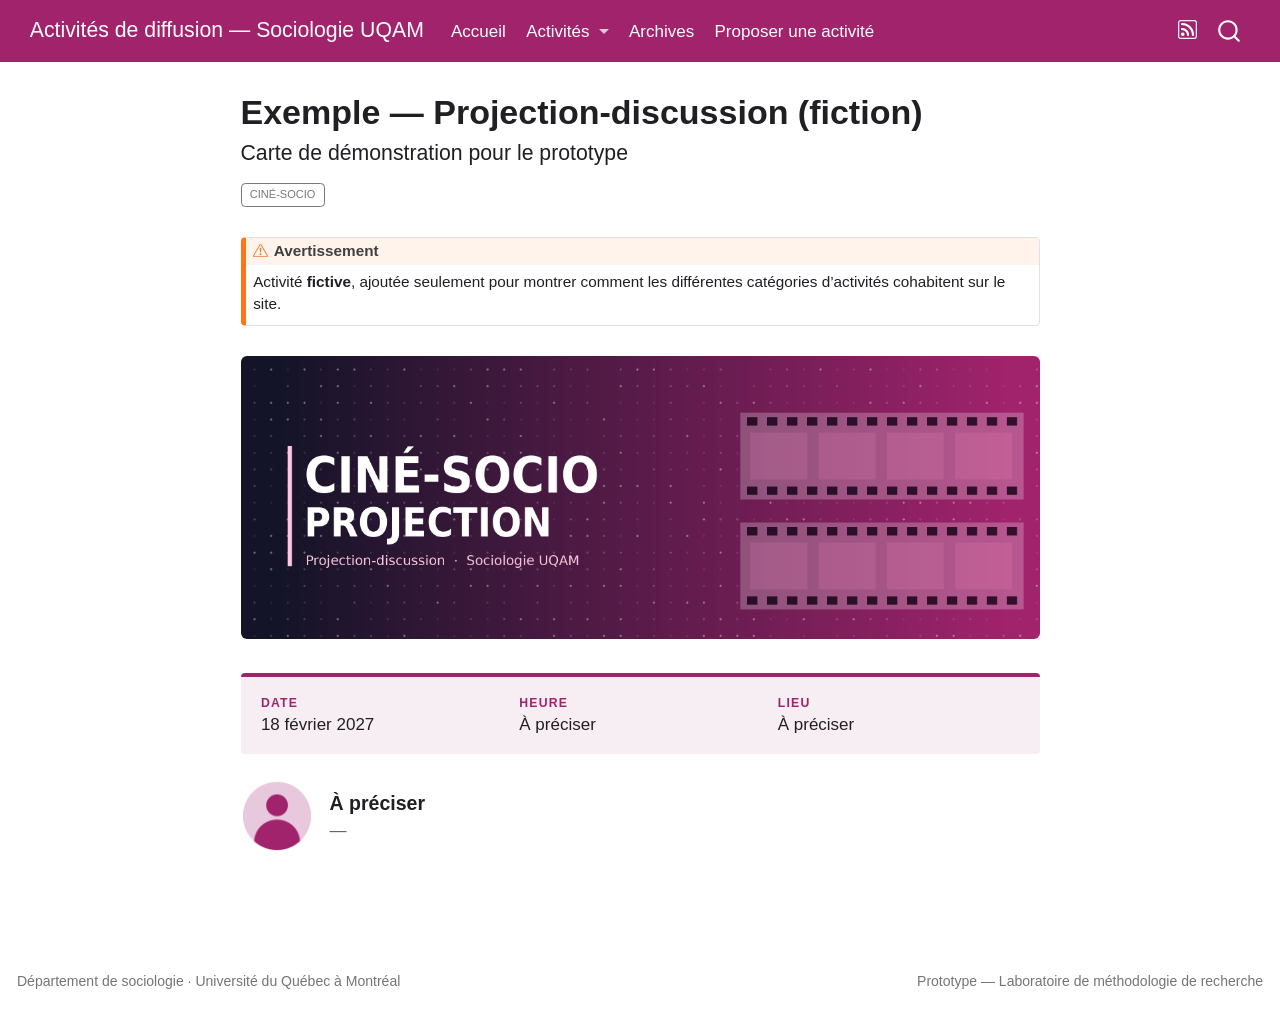
<file: docs/activites/exemple-cine-socio/index.html>
<!DOCTYPE html>
<html xmlns="http://www.w3.org/1999/xhtml" lang="fr" xml:lang="fr"><head>

<meta charset="utf-8">
<meta name="generator" content="quarto-1.7.32">

<meta name="viewport" content="width=device-width, initial-scale=1.0, user-scalable=yes">


<title>Exemple — Projection-discussion (fiction) – Activités de diffusion — Sociologie UQAM</title>
<style>
code{white-space: pre-wrap;}
span.smallcaps{font-variant: small-caps;}
div.columns{display: flex; gap: min(4vw, 1.5em);}
div.column{flex: auto; overflow-x: auto;}
div.hanging-indent{margin-left: 1.5em; text-indent: -1.5em;}
ul.task-list{list-style: none;}
ul.task-list li input[type="checkbox"] {
  width: 0.8em;
  margin: 0 0.8em 0.2em -1em; /* quarto-specific, see https://github.com/quarto-dev/quarto-cli/issues/4556 */ 
  vertical-align: middle;
}
</style>


<script src="../../site_libs/quarto-nav/quarto-nav.js"></script>
<script src="../../site_libs/quarto-nav/headroom.min.js"></script>
<script src="../../site_libs/clipboard/clipboard.min.js"></script>
<script src="../../site_libs/quarto-search/autocomplete.umd.js"></script>
<script src="../../site_libs/quarto-search/fuse.min.js"></script>
<script src="../../site_libs/quarto-search/quarto-search.js"></script>
<meta name="quarto:offset" content="../../">
<script src="../../site_libs/quarto-html/quarto.js" type="module"></script>
<script src="../../site_libs/quarto-html/tabsets/tabsets.js" type="module"></script>
<script src="../../site_libs/quarto-html/popper.min.js"></script>
<script src="../../site_libs/quarto-html/tippy.umd.min.js"></script>
<script src="../../site_libs/quarto-html/anchor.min.js"></script>
<link href="../../site_libs/quarto-html/tippy.css" rel="stylesheet">
<link href="../../site_libs/quarto-html/quarto-syntax-highlighting-37eea08aefeeee20ff55810ff984fec1.css" rel="stylesheet" id="quarto-text-highlighting-styles">
<script src="../../site_libs/bootstrap/bootstrap.min.js"></script>
<link href="../../site_libs/bootstrap/bootstrap-icons.css" rel="stylesheet">
<link href="../../site_libs/bootstrap/bootstrap-e0df024e270848558bd7a2c0182163b1.min.css" rel="stylesheet" append-hash="true" id="quarto-bootstrap" data-mode="light">
<script id="quarto-search-options" type="application/json">{
  "location": "navbar",
  "copy-button": false,
  "collapse-after": 3,
  "panel-placement": "end",
  "type": "overlay",
  "limit": 50,
  "keyboard-shortcut": [
    "f",
    "/",
    "s"
  ],
  "show-item-context": false,
  "language": {
    "search-no-results-text": "Pas de résultats",
    "search-matching-documents-text": "documents trouvés",
    "search-copy-link-title": "Copier le lien vers la recherche",
    "search-hide-matches-text": "Cacher les correspondances additionnelles",
    "search-more-match-text": "correspondance de plus dans ce document",
    "search-more-matches-text": "correspondances de plus dans ce document",
    "search-clear-button-title": "Effacer",
    "search-text-placeholder": "",
    "search-detached-cancel-button-title": "Annuler",
    "search-submit-button-title": "Envoyer",
    "search-label": "Recherche"
  }
}</script>


</head>

<body class="nav-fixed fullcontent quarto-light">

<div id="quarto-search-results"></div>
  <header id="quarto-header" class="headroom fixed-top">
    <nav class="navbar navbar-expand-lg " data-bs-theme="dark">
      <div class="navbar-container container-fluid">
      <div class="navbar-brand-container mx-auto">
    <a class="navbar-brand" href="../../index.html">
    <span class="navbar-title">Activités de diffusion — Sociologie UQAM</span>
    </a>
  </div>
            <div id="quarto-search" class="" title="Recherche"></div>
          <button class="navbar-toggler" type="button" data-bs-toggle="collapse" data-bs-target="#navbarCollapse" aria-controls="navbarCollapse" role="menu" aria-expanded="false" aria-label="Basculer la navigation" onclick="if (window.quartoToggleHeadroom) { window.quartoToggleHeadroom(); }">
  <span class="navbar-toggler-icon"></span>
</button>
          <div class="collapse navbar-collapse" id="navbarCollapse">
            <ul class="navbar-nav navbar-nav-scroll me-auto">
  <li class="nav-item">
    <a class="nav-link" href="../../index.html"> 
<span class="menu-text">Accueil</span></a>
  </li>  
  <li class="nav-item dropdown ">
    <a class="nav-link dropdown-toggle" href="#" id="nav-menu-activités" role="link" data-bs-toggle="dropdown" aria-expanded="false">
 <span class="menu-text">Activités</span>
    </a>
    <ul class="dropdown-menu" aria-labelledby="nav-menu-activités">    
        <li>
    <a class="dropdown-item" href="../../index.html#category=Séminaire méthodologique">
 <span class="dropdown-text">Séminaires méthodologiques</span></a>
  </li>  
        <li>
    <a class="dropdown-item" href="../../index.html#category=Ciné-socio">
 <span class="dropdown-text">Ciné-socio</span></a>
  </li>  
        <li>
    <a class="dropdown-item" href="../../index.html#category=Atelier">
 <span class="dropdown-text">Ateliers</span></a>
  </li>  
        <li>
    <a class="dropdown-item" href="../../index.html#category=Colloque">
 <span class="dropdown-text">Colloques</span></a>
  </li>  
    </ul>
  </li>
  <li class="nav-item">
    <a class="nav-link" href="../../archives.html"> 
<span class="menu-text">Archives</span></a>
  </li>  
  <li class="nav-item">
    <a class="nav-link" href="../../proposer.html"> 
<span class="menu-text">Proposer une activité</span></a>
  </li>  
</ul>
            <ul class="navbar-nav navbar-nav-scroll ms-auto">
  <li class="nav-item compact">
    <a class="nav-link" href="../../archives.xml"> <i class="bi bi-rss" role="img">
</i> 
<span class="menu-text"></span></a>
  </li>  
</ul>
          </div> <!-- /navcollapse -->
            <div class="quarto-navbar-tools">
</div>
      </div> <!-- /container-fluid -->
    </nav>
</header>
<!-- content -->
<div id="quarto-content" class="quarto-container page-columns page-rows-contents page-layout-article page-navbar">
<!-- sidebar -->
<!-- margin-sidebar -->
    
<!-- main -->
<main class="content" id="quarto-document-content">

<header id="title-block-header" class="quarto-title-block default">
<div class="quarto-title">
<h1 class="title">Exemple — Projection-discussion (fiction)</h1>
<p class="subtitle lead">Carte de démonstration pour le prototype</p>
  <div class="quarto-categories">
    <div class="quarto-category">Ciné-socio</div>
  </div>
  </div>



<div class="quarto-title-meta">

    
    <div>
    <div class="quarto-title-meta-heading">Date de publication</div>
    <div class="quarto-title-meta-contents">
      <p class="date">18 février 2027</p>
    </div>
  </div>
  
    
  </div>
  


</header>


<div class="callout callout-style-default callout-warning callout-titled">
<div class="callout-header d-flex align-content-center">
<div class="callout-icon-container">
<i class="callout-icon"></i>
</div>
<div class="callout-title-container flex-fill">
Avertissement
</div>
</div>
<div class="callout-body-container callout-body">
<p>Activité <strong>fictive</strong>, ajoutée seulement pour montrer comment les différentes catégories d’activités cohabitent sur le site.</p>
</div>
</div>
<p><img src="../../images/cine.png" class="bandeau img-fluid"></p>
<div class="infobox"><div class="infogrid">
<div><strong>Date</strong>
<p>18 février 2027</p>
</div><div><strong>Heure</strong>
<p>À préciser</p>
</div><div><strong>Lieu</strong>
<p>À préciser</p>
</div></div></div>
<div class="speaker">
<p><img src="../../images/avatar.png" class="img-fluid"></p>
<div>
<p><span class="nom">À préciser</span><br>
<span class="role">—</span></p>
</div>
</div>



</main> <!-- /main -->
<script id="quarto-html-after-body" type="application/javascript">
  window.document.addEventListener("DOMContentLoaded", function (event) {
    const icon = "";
    const anchorJS = new window.AnchorJS();
    anchorJS.options = {
      placement: 'right',
      icon: icon
    };
    anchorJS.add('.anchored');
    const isCodeAnnotation = (el) => {
      for (const clz of el.classList) {
        if (clz.startsWith('code-annotation-')) {                     
          return true;
        }
      }
      return false;
    }
    const onCopySuccess = function(e) {
      // button target
      const button = e.trigger;
      // don't keep focus
      button.blur();
      // flash "checked"
      button.classList.add('code-copy-button-checked');
      var currentTitle = button.getAttribute("title");
      button.setAttribute("title", "Copié");
      let tooltip;
      if (window.bootstrap) {
        button.setAttribute("data-bs-toggle", "tooltip");
        button.setAttribute("data-bs-placement", "left");
        button.setAttribute("data-bs-title", "Copié");
        tooltip = new bootstrap.Tooltip(button, 
          { trigger: "manual", 
            customClass: "code-copy-button-tooltip",
            offset: [0, -8]});
        tooltip.show();    
      }
      setTimeout(function() {
        if (tooltip) {
          tooltip.hide();
          button.removeAttribute("data-bs-title");
          button.removeAttribute("data-bs-toggle");
          button.removeAttribute("data-bs-placement");
        }
        button.setAttribute("title", currentTitle);
        button.classList.remove('code-copy-button-checked');
      }, 1000);
      // clear code selection
      e.clearSelection();
    }
    const getTextToCopy = function(trigger) {
        const codeEl = trigger.previousElementSibling.cloneNode(true);
        for (const childEl of codeEl.children) {
          if (isCodeAnnotation(childEl)) {
            childEl.remove();
          }
        }
        return codeEl.innerText;
    }
    const clipboard = new window.ClipboardJS('.code-copy-button:not([data-in-quarto-modal])', {
      text: getTextToCopy
    });
    clipboard.on('success', onCopySuccess);
    if (window.document.getElementById('quarto-embedded-source-code-modal')) {
      const clipboardModal = new window.ClipboardJS('.code-copy-button[data-in-quarto-modal]', {
        text: getTextToCopy,
        container: window.document.getElementById('quarto-embedded-source-code-modal')
      });
      clipboardModal.on('success', onCopySuccess);
    }
      var localhostRegex = new RegExp(/^(?:http|https):\/\/localhost\:?[0-9]*\//);
      var mailtoRegex = new RegExp(/^mailto:/);
        var filterRegex = new RegExp("https:\/\/ssapoplab\.github\.io\/activites-sociologie");
      var isInternal = (href) => {
          return filterRegex.test(href) || localhostRegex.test(href) || mailtoRegex.test(href);
      }
      // Inspect non-navigation links and adorn them if external
     var links = window.document.querySelectorAll('a[href]:not(.nav-link):not(.navbar-brand):not(.toc-action):not(.sidebar-link):not(.sidebar-item-toggle):not(.pagination-link):not(.no-external):not([aria-hidden]):not(.dropdown-item):not(.quarto-navigation-tool):not(.about-link)');
      for (var i=0; i<links.length; i++) {
        const link = links[i];
        if (!isInternal(link.href)) {
          // undo the damage that might have been done by quarto-nav.js in the case of
          // links that we want to consider external
          if (link.dataset.originalHref !== undefined) {
            link.href = link.dataset.originalHref;
          }
        }
      }
    function tippyHover(el, contentFn, onTriggerFn, onUntriggerFn) {
      const config = {
        allowHTML: true,
        maxWidth: 500,
        delay: 100,
        arrow: false,
        appendTo: function(el) {
            return el.parentElement;
        },
        interactive: true,
        interactiveBorder: 10,
        theme: 'quarto',
        placement: 'bottom-start',
      };
      if (contentFn) {
        config.content = contentFn;
      }
      if (onTriggerFn) {
        config.onTrigger = onTriggerFn;
      }
      if (onUntriggerFn) {
        config.onUntrigger = onUntriggerFn;
      }
      window.tippy(el, config); 
    }
    const noterefs = window.document.querySelectorAll('a[role="doc-noteref"]');
    for (var i=0; i<noterefs.length; i++) {
      const ref = noterefs[i];
      tippyHover(ref, function() {
        // use id or data attribute instead here
        let href = ref.getAttribute('data-footnote-href') || ref.getAttribute('href');
        try { href = new URL(href).hash; } catch {}
        const id = href.replace(/^#\/?/, "");
        const note = window.document.getElementById(id);
        if (note) {
          return note.innerHTML;
        } else {
          return "";
        }
      });
    }
    const xrefs = window.document.querySelectorAll('a.quarto-xref');
    const processXRef = (id, note) => {
      // Strip column container classes
      const stripColumnClz = (el) => {
        el.classList.remove("page-full", "page-columns");
        if (el.children) {
          for (const child of el.children) {
            stripColumnClz(child);
          }
        }
      }
      stripColumnClz(note)
      if (id === null || id.startsWith('sec-')) {
        // Special case sections, only their first couple elements
        const container = document.createElement("div");
        if (note.children && note.children.length > 2) {
          container.appendChild(note.children[0].cloneNode(true));
          for (let i = 1; i < note.children.length; i++) {
            const child = note.children[i];
            if (child.tagName === "P" && child.innerText === "") {
              continue;
            } else {
              container.appendChild(child.cloneNode(true));
              break;
            }
          }
          if (window.Quarto?.typesetMath) {
            window.Quarto.typesetMath(container);
          }
          return container.innerHTML
        } else {
          if (window.Quarto?.typesetMath) {
            window.Quarto.typesetMath(note);
          }
          return note.innerHTML;
        }
      } else {
        // Remove any anchor links if they are present
        const anchorLink = note.querySelector('a.anchorjs-link');
        if (anchorLink) {
          anchorLink.remove();
        }
        if (window.Quarto?.typesetMath) {
          window.Quarto.typesetMath(note);
        }
        if (note.classList.contains("callout")) {
          return note.outerHTML;
        } else {
          return note.innerHTML;
        }
      }
    }
    for (var i=0; i<xrefs.length; i++) {
      const xref = xrefs[i];
      tippyHover(xref, undefined, function(instance) {
        instance.disable();
        let url = xref.getAttribute('href');
        let hash = undefined; 
        if (url.startsWith('#')) {
          hash = url;
        } else {
          try { hash = new URL(url).hash; } catch {}
        }
        if (hash) {
          const id = hash.replace(/^#\/?/, "");
          const note = window.document.getElementById(id);
          if (note !== null) {
            try {
              const html = processXRef(id, note.cloneNode(true));
              instance.setContent(html);
            } finally {
              instance.enable();
              instance.show();
            }
          } else {
            // See if we can fetch this
            fetch(url.split('#')[0])
            .then(res => res.text())
            .then(html => {
              const parser = new DOMParser();
              const htmlDoc = parser.parseFromString(html, "text/html");
              const note = htmlDoc.getElementById(id);
              if (note !== null) {
                const html = processXRef(id, note);
                instance.setContent(html);
              } 
            }).finally(() => {
              instance.enable();
              instance.show();
            });
          }
        } else {
          // See if we can fetch a full url (with no hash to target)
          // This is a special case and we should probably do some content thinning / targeting
          fetch(url)
          .then(res => res.text())
          .then(html => {
            const parser = new DOMParser();
            const htmlDoc = parser.parseFromString(html, "text/html");
            const note = htmlDoc.querySelector('main.content');
            if (note !== null) {
              // This should only happen for chapter cross references
              // (since there is no id in the URL)
              // remove the first header
              if (note.children.length > 0 && note.children[0].tagName === "HEADER") {
                note.children[0].remove();
              }
              const html = processXRef(null, note);
              instance.setContent(html);
            } 
          }).finally(() => {
            instance.enable();
            instance.show();
          });
        }
      }, function(instance) {
      });
    }
        let selectedAnnoteEl;
        const selectorForAnnotation = ( cell, annotation) => {
          let cellAttr = 'data-code-cell="' + cell + '"';
          let lineAttr = 'data-code-annotation="' +  annotation + '"';
          const selector = 'span[' + cellAttr + '][' + lineAttr + ']';
          return selector;
        }
        const selectCodeLines = (annoteEl) => {
          const doc = window.document;
          const targetCell = annoteEl.getAttribute("data-target-cell");
          const targetAnnotation = annoteEl.getAttribute("data-target-annotation");
          const annoteSpan = window.document.querySelector(selectorForAnnotation(targetCell, targetAnnotation));
          const lines = annoteSpan.getAttribute("data-code-lines").split(",");
          const lineIds = lines.map((line) => {
            return targetCell + "-" + line;
          })
          let top = null;
          let height = null;
          let parent = null;
          if (lineIds.length > 0) {
              //compute the position of the single el (top and bottom and make a div)
              const el = window.document.getElementById(lineIds[0]);
              top = el.offsetTop;
              height = el.offsetHeight;
              parent = el.parentElement.parentElement;
            if (lineIds.length > 1) {
              const lastEl = window.document.getElementById(lineIds[lineIds.length - 1]);
              const bottom = lastEl.offsetTop + lastEl.offsetHeight;
              height = bottom - top;
            }
            if (top !== null && height !== null && parent !== null) {
              // cook up a div (if necessary) and position it 
              let div = window.document.getElementById("code-annotation-line-highlight");
              if (div === null) {
                div = window.document.createElement("div");
                div.setAttribute("id", "code-annotation-line-highlight");
                div.style.position = 'absolute';
                parent.appendChild(div);
              }
              div.style.top = top - 2 + "px";
              div.style.height = height + 4 + "px";
              div.style.left = 0;
              let gutterDiv = window.document.getElementById("code-annotation-line-highlight-gutter");
              if (gutterDiv === null) {
                gutterDiv = window.document.createElement("div");
                gutterDiv.setAttribute("id", "code-annotation-line-highlight-gutter");
                gutterDiv.style.position = 'absolute';
                const codeCell = window.document.getElementById(targetCell);
                const gutter = codeCell.querySelector('.code-annotation-gutter');
                gutter.appendChild(gutterDiv);
              }
              gutterDiv.style.top = top - 2 + "px";
              gutterDiv.style.height = height + 4 + "px";
            }
            selectedAnnoteEl = annoteEl;
          }
        };
        const unselectCodeLines = () => {
          const elementsIds = ["code-annotation-line-highlight", "code-annotation-line-highlight-gutter"];
          elementsIds.forEach((elId) => {
            const div = window.document.getElementById(elId);
            if (div) {
              div.remove();
            }
          });
          selectedAnnoteEl = undefined;
        };
          // Handle positioning of the toggle
      window.addEventListener(
        "resize",
        throttle(() => {
          elRect = undefined;
          if (selectedAnnoteEl) {
            selectCodeLines(selectedAnnoteEl);
          }
        }, 10)
      );
      function throttle(fn, ms) {
      let throttle = false;
      let timer;
        return (...args) => {
          if(!throttle) { // first call gets through
              fn.apply(this, args);
              throttle = true;
          } else { // all the others get throttled
              if(timer) clearTimeout(timer); // cancel #2
              timer = setTimeout(() => {
                fn.apply(this, args);
                timer = throttle = false;
              }, ms);
          }
        };
      }
        // Attach click handler to the DT
        const annoteDls = window.document.querySelectorAll('dt[data-target-cell]');
        for (const annoteDlNode of annoteDls) {
          annoteDlNode.addEventListener('click', (event) => {
            const clickedEl = event.target;
            if (clickedEl !== selectedAnnoteEl) {
              unselectCodeLines();
              const activeEl = window.document.querySelector('dt[data-target-cell].code-annotation-active');
              if (activeEl) {
                activeEl.classList.remove('code-annotation-active');
              }
              selectCodeLines(clickedEl);
              clickedEl.classList.add('code-annotation-active');
            } else {
              // Unselect the line
              unselectCodeLines();
              clickedEl.classList.remove('code-annotation-active');
            }
          });
        }
    const findCites = (el) => {
      const parentEl = el.parentElement;
      if (parentEl) {
        const cites = parentEl.dataset.cites;
        if (cites) {
          return {
            el,
            cites: cites.split(' ')
          };
        } else {
          return findCites(el.parentElement)
        }
      } else {
        return undefined;
      }
    };
    var bibliorefs = window.document.querySelectorAll('a[role="doc-biblioref"]');
    for (var i=0; i<bibliorefs.length; i++) {
      const ref = bibliorefs[i];
      const citeInfo = findCites(ref);
      if (citeInfo) {
        tippyHover(citeInfo.el, function() {
          var popup = window.document.createElement('div');
          citeInfo.cites.forEach(function(cite) {
            var citeDiv = window.document.createElement('div');
            citeDiv.classList.add('hanging-indent');
            citeDiv.classList.add('csl-entry');
            var biblioDiv = window.document.getElementById('ref-' + cite);
            if (biblioDiv) {
              citeDiv.innerHTML = biblioDiv.innerHTML;
            }
            popup.appendChild(citeDiv);
          });
          return popup.innerHTML;
        });
      }
    }
  });
  </script>
</div> <!-- /content -->
<footer class="footer">
  <div class="nav-footer">
    <div class="nav-footer-left">
<p>Département de sociologie · Université du Québec à Montréal</p>
</div>   
    <div class="nav-footer-center">
      &nbsp;
    </div>
    <div class="nav-footer-right">
<p>Prototype — Laboratoire de méthodologie de recherche</p>
</div>
  </div>
</footer>




</body></html>
</file>
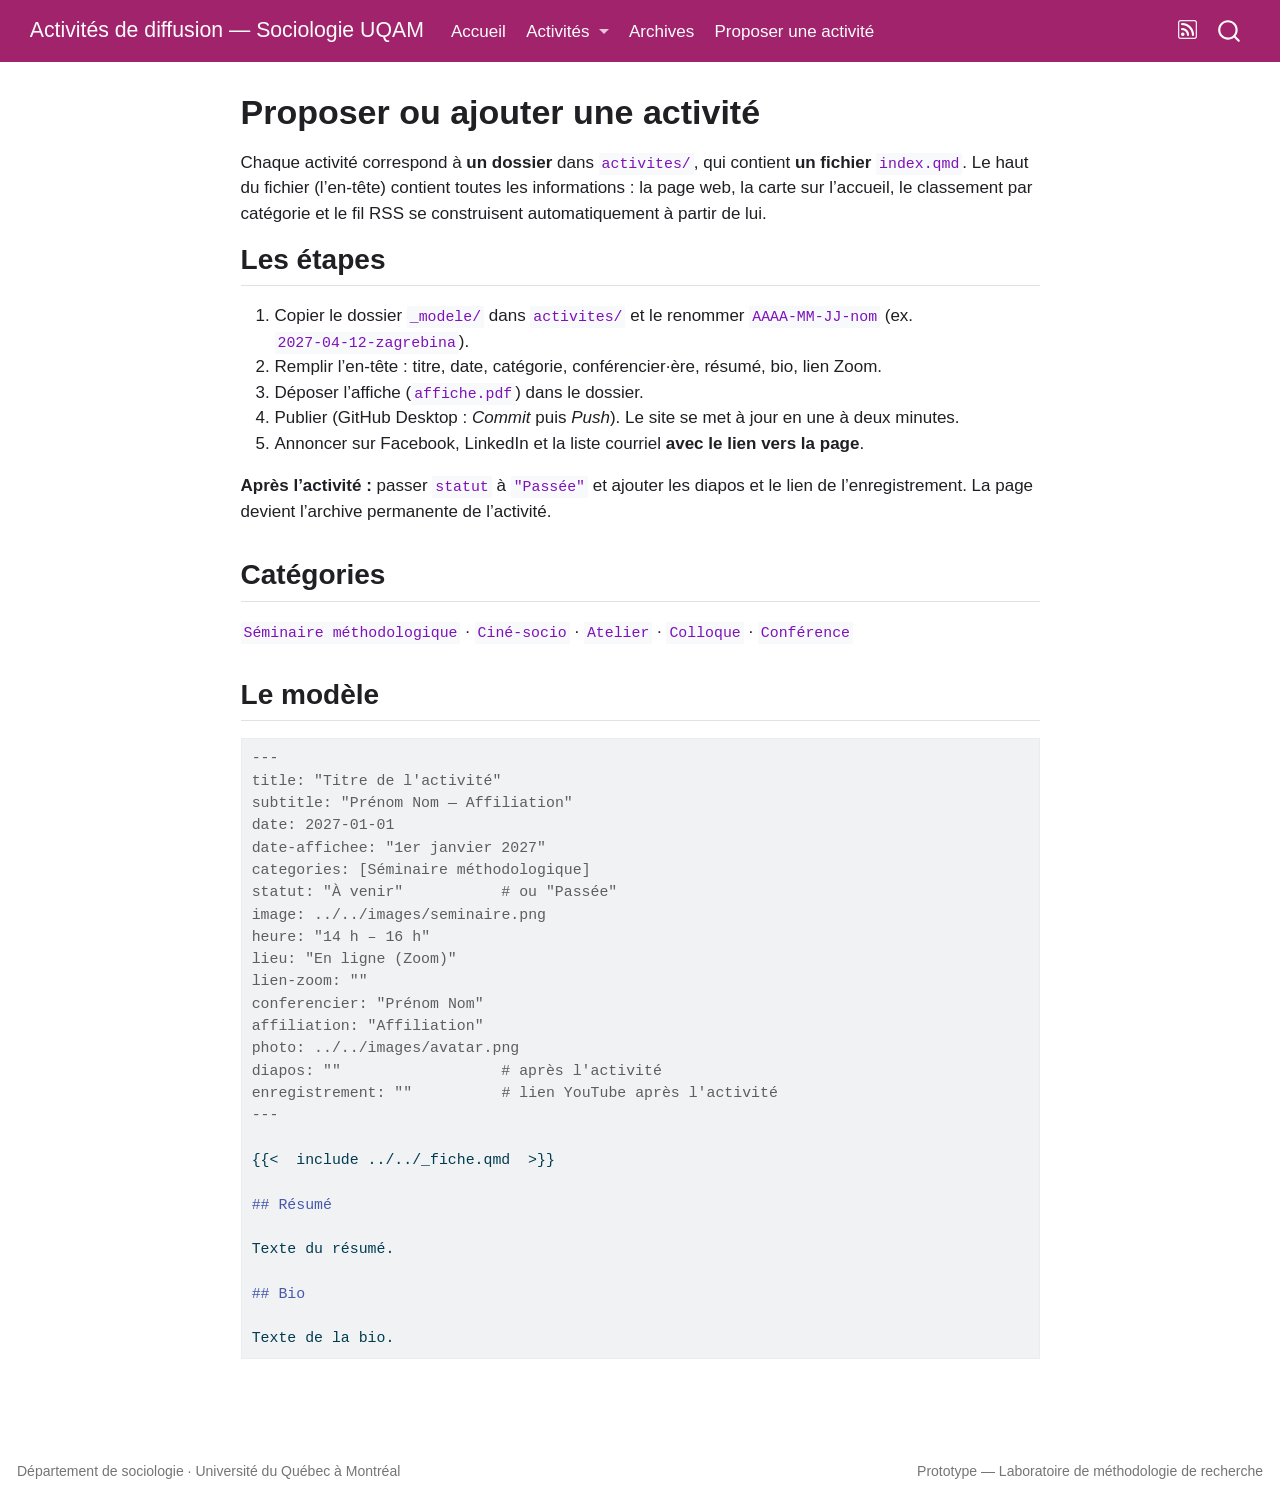
<file: docs/proposer.html>
<!DOCTYPE html>
<html xmlns="http://www.w3.org/1999/xhtml" lang="fr" xml:lang="fr"><head>

<meta charset="utf-8">
<meta name="generator" content="quarto-1.7.32">

<meta name="viewport" content="width=device-width, initial-scale=1.0, user-scalable=yes">


<title>Proposer ou ajouter une activité – Activités de diffusion — Sociologie UQAM</title>
<style>
code{white-space: pre-wrap;}
span.smallcaps{font-variant: small-caps;}
div.columns{display: flex; gap: min(4vw, 1.5em);}
div.column{flex: auto; overflow-x: auto;}
div.hanging-indent{margin-left: 1.5em; text-indent: -1.5em;}
ul.task-list{list-style: none;}
ul.task-list li input[type="checkbox"] {
  width: 0.8em;
  margin: 0 0.8em 0.2em -1em; /* quarto-specific, see https://github.com/quarto-dev/quarto-cli/issues/4556 */ 
  vertical-align: middle;
}
/* CSS for syntax highlighting */
html { -webkit-text-size-adjust: 100%; }
pre > code.sourceCode { white-space: pre; position: relative; }
pre > code.sourceCode > span { display: inline-block; line-height: 1.25; }
pre > code.sourceCode > span:empty { height: 1.2em; }
.sourceCode { overflow: visible; }
code.sourceCode > span { color: inherit; text-decoration: inherit; }
div.sourceCode { margin: 1em 0; }
pre.sourceCode { margin: 0; }
@media screen {
div.sourceCode { overflow: auto; }
}
@media print {
pre > code.sourceCode { white-space: pre-wrap; }
pre > code.sourceCode > span { text-indent: -5em; padding-left: 5em; }
}
pre.numberSource code
  { counter-reset: source-line 0; }
pre.numberSource code > span
  { position: relative; left: -4em; counter-increment: source-line; }
pre.numberSource code > span > a:first-child::before
  { content: counter(source-line);
    position: relative; left: -1em; text-align: right; vertical-align: baseline;
    border: none; display: inline-block;
    -webkit-touch-callout: none; -webkit-user-select: none;
    -khtml-user-select: none; -moz-user-select: none;
    -ms-user-select: none; user-select: none;
    padding: 0 4px; width: 4em;
  }
pre.numberSource { margin-left: 3em;  padding-left: 4px; }
div.sourceCode
  {   }
@media screen {
pre > code.sourceCode > span > a:first-child::before { text-decoration: underline; }
}
</style>


<script src="site_libs/quarto-nav/quarto-nav.js"></script>
<script src="site_libs/quarto-nav/headroom.min.js"></script>
<script src="site_libs/clipboard/clipboard.min.js"></script>
<script src="site_libs/quarto-search/autocomplete.umd.js"></script>
<script src="site_libs/quarto-search/fuse.min.js"></script>
<script src="site_libs/quarto-search/quarto-search.js"></script>
<meta name="quarto:offset" content="./">
<script src="site_libs/quarto-html/quarto.js" type="module"></script>
<script src="site_libs/quarto-html/tabsets/tabsets.js" type="module"></script>
<script src="site_libs/quarto-html/popper.min.js"></script>
<script src="site_libs/quarto-html/tippy.umd.min.js"></script>
<script src="site_libs/quarto-html/anchor.min.js"></script>
<link href="site_libs/quarto-html/tippy.css" rel="stylesheet">
<link href="site_libs/quarto-html/quarto-syntax-highlighting-37eea08aefeeee20ff55810ff984fec1.css" rel="stylesheet" id="quarto-text-highlighting-styles">
<script src="site_libs/bootstrap/bootstrap.min.js"></script>
<link href="site_libs/bootstrap/bootstrap-icons.css" rel="stylesheet">
<link href="site_libs/bootstrap/bootstrap-e0df024e270848558bd7a2c0182163b1.min.css" rel="stylesheet" append-hash="true" id="quarto-bootstrap" data-mode="light">
<script id="quarto-search-options" type="application/json">{
  "location": "navbar",
  "copy-button": false,
  "collapse-after": 3,
  "panel-placement": "end",
  "type": "overlay",
  "limit": 50,
  "keyboard-shortcut": [
    "f",
    "/",
    "s"
  ],
  "show-item-context": false,
  "language": {
    "search-no-results-text": "Pas de résultats",
    "search-matching-documents-text": "documents trouvés",
    "search-copy-link-title": "Copier le lien vers la recherche",
    "search-hide-matches-text": "Cacher les correspondances additionnelles",
    "search-more-match-text": "correspondance de plus dans ce document",
    "search-more-matches-text": "correspondances de plus dans ce document",
    "search-clear-button-title": "Effacer",
    "search-text-placeholder": "",
    "search-detached-cancel-button-title": "Annuler",
    "search-submit-button-title": "Envoyer",
    "search-label": "Recherche"
  }
}</script>


</head>

<body class="nav-fixed fullcontent quarto-light">

<div id="quarto-search-results"></div>
  <header id="quarto-header" class="headroom fixed-top">
    <nav class="navbar navbar-expand-lg " data-bs-theme="dark">
      <div class="navbar-container container-fluid">
      <div class="navbar-brand-container mx-auto">
    <a class="navbar-brand" href="./index.html">
    <span class="navbar-title">Activités de diffusion — Sociologie UQAM</span>
    </a>
  </div>
            <div id="quarto-search" class="" title="Recherche"></div>
          <button class="navbar-toggler" type="button" data-bs-toggle="collapse" data-bs-target="#navbarCollapse" aria-controls="navbarCollapse" role="menu" aria-expanded="false" aria-label="Basculer la navigation" onclick="if (window.quartoToggleHeadroom) { window.quartoToggleHeadroom(); }">
  <span class="navbar-toggler-icon"></span>
</button>
          <div class="collapse navbar-collapse" id="navbarCollapse">
            <ul class="navbar-nav navbar-nav-scroll me-auto">
  <li class="nav-item">
    <a class="nav-link" href="./index.html"> 
<span class="menu-text">Accueil</span></a>
  </li>  
  <li class="nav-item dropdown ">
    <a class="nav-link dropdown-toggle" href="#" id="nav-menu-activités" role="link" data-bs-toggle="dropdown" aria-expanded="false">
 <span class="menu-text">Activités</span>
    </a>
    <ul class="dropdown-menu" aria-labelledby="nav-menu-activités">    
        <li>
    <a class="dropdown-item" href="./index.html#category=Séminaire méthodologique">
 <span class="dropdown-text">Séminaires méthodologiques</span></a>
  </li>  
        <li>
    <a class="dropdown-item" href="./index.html#category=Ciné-socio">
 <span class="dropdown-text">Ciné-socio</span></a>
  </li>  
        <li>
    <a class="dropdown-item" href="./index.html#category=Atelier">
 <span class="dropdown-text">Ateliers</span></a>
  </li>  
        <li>
    <a class="dropdown-item" href="./index.html#category=Colloque">
 <span class="dropdown-text">Colloques</span></a>
  </li>  
    </ul>
  </li>
  <li class="nav-item">
    <a class="nav-link" href="./archives.html"> 
<span class="menu-text">Archives</span></a>
  </li>  
  <li class="nav-item">
    <a class="nav-link active" href="./proposer.html" aria-current="page"> 
<span class="menu-text">Proposer une activité</span></a>
  </li>  
</ul>
            <ul class="navbar-nav navbar-nav-scroll ms-auto">
  <li class="nav-item compact">
    <a class="nav-link" href="./archives.xml"> <i class="bi bi-rss" role="img">
</i> 
<span class="menu-text"></span></a>
  </li>  
</ul>
          </div> <!-- /navcollapse -->
            <div class="quarto-navbar-tools">
</div>
      </div> <!-- /container-fluid -->
    </nav>
</header>
<!-- content -->
<div id="quarto-content" class="quarto-container page-columns page-rows-contents page-layout-article page-navbar">
<!-- sidebar -->
<!-- margin-sidebar -->
    
<!-- main -->
<main class="content" id="quarto-document-content">

<header id="title-block-header" class="quarto-title-block default">
<div class="quarto-title">
<h1 class="title">Proposer ou ajouter une activité</h1>
</div>



<div class="quarto-title-meta">

    
  
    
  </div>
  


</header>


<p>Chaque activité correspond à <strong>un dossier</strong> dans <code>activites/</code>, qui contient <strong>un fichier <code>index.qmd</code></strong>. Le haut du fichier (l’en-tête) contient toutes les informations : la page web, la carte sur l’accueil, le classement par catégorie et le fil RSS se construisent automatiquement à partir de lui.</p>
<section id="les-étapes" class="level2">
<h2 class="anchored" data-anchor-id="les-étapes">Les étapes</h2>
<ol type="1">
<li>Copier le dossier <code>_modele/</code> dans <code>activites/</code> et le renommer <code>AAAA-MM-JJ-nom</code> (ex. <code>2027-04-12-zagrebina</code>).</li>
<li>Remplir l’en-tête : titre, date, catégorie, conférencier·ère, résumé, bio, lien Zoom.</li>
<li>Déposer l’affiche (<code>affiche.pdf</code>) dans le dossier.</li>
<li>Publier (GitHub Desktop : <em>Commit</em> puis <em>Push</em>). Le site se met à jour en une à deux minutes.</li>
<li>Annoncer sur Facebook, LinkedIn et la liste courriel <strong>avec le lien vers la page</strong>.</li>
</ol>
<p><strong>Après l’activité :</strong> passer <code>statut</code> à <code>"Passée"</code> et ajouter les diapos et le lien de l’enregistrement. La page devient l’archive permanente de l’activité.</p>
</section>
<section id="catégories" class="level2">
<h2 class="anchored" data-anchor-id="catégories">Catégories</h2>
<p><code>Séminaire méthodologique</code> · <code>Ciné-socio</code> · <code>Atelier</code> · <code>Colloque</code> · <code>Conférence</code></p>
</section>
<section id="le-modèle" class="level2">
<h2 class="anchored" data-anchor-id="le-modèle">Le modèle</h2>
<div class="sourceCode" id="cb1"><pre class="sourceCode markdown code-with-copy"><code class="sourceCode markdown"><span id="cb1-1"><a href="#cb1-1" aria-hidden="true" tabindex="-1"></a><span class="co">---</span></span>
<span id="cb1-2"><a href="#cb1-2" aria-hidden="true" tabindex="-1"></a><span class="an">title:</span><span class="co"> "Titre de l'activité"</span></span>
<span id="cb1-3"><a href="#cb1-3" aria-hidden="true" tabindex="-1"></a><span class="an">subtitle:</span><span class="co"> "Prénom Nom — Affiliation"</span></span>
<span id="cb1-4"><a href="#cb1-4" aria-hidden="true" tabindex="-1"></a><span class="an">date:</span><span class="co"> 2027-01-01</span></span>
<span id="cb1-5"><a href="#cb1-5" aria-hidden="true" tabindex="-1"></a><span class="an">date-affichee:</span><span class="co"> "1er janvier 2027"</span></span>
<span id="cb1-6"><a href="#cb1-6" aria-hidden="true" tabindex="-1"></a><span class="an">categories:</span><span class="co"> [Séminaire méthodologique]</span></span>
<span id="cb1-7"><a href="#cb1-7" aria-hidden="true" tabindex="-1"></a><span class="an">statut:</span><span class="co"> "À venir"           # ou "Passée"</span></span>
<span id="cb1-8"><a href="#cb1-8" aria-hidden="true" tabindex="-1"></a><span class="an">image:</span><span class="co"> ../../images/seminaire.png</span></span>
<span id="cb1-9"><a href="#cb1-9" aria-hidden="true" tabindex="-1"></a><span class="an">heure:</span><span class="co"> "14 h – 16 h"</span></span>
<span id="cb1-10"><a href="#cb1-10" aria-hidden="true" tabindex="-1"></a><span class="an">lieu:</span><span class="co"> "En ligne (Zoom)"</span></span>
<span id="cb1-11"><a href="#cb1-11" aria-hidden="true" tabindex="-1"></a><span class="an">lien-zoom:</span><span class="co"> ""</span></span>
<span id="cb1-12"><a href="#cb1-12" aria-hidden="true" tabindex="-1"></a><span class="an">conferencier:</span><span class="co"> "Prénom Nom"</span></span>
<span id="cb1-13"><a href="#cb1-13" aria-hidden="true" tabindex="-1"></a><span class="an">affiliation:</span><span class="co"> "Affiliation"</span></span>
<span id="cb1-14"><a href="#cb1-14" aria-hidden="true" tabindex="-1"></a><span class="an">photo:</span><span class="co"> ../../images/avatar.png</span></span>
<span id="cb1-15"><a href="#cb1-15" aria-hidden="true" tabindex="-1"></a><span class="an">diapos:</span><span class="co"> ""                  # après l'activité</span></span>
<span id="cb1-16"><a href="#cb1-16" aria-hidden="true" tabindex="-1"></a><span class="an">enregistrement:</span><span class="co"> ""          # lien YouTube après l'activité</span></span>
<span id="cb1-17"><a href="#cb1-17" aria-hidden="true" tabindex="-1"></a><span class="co">---</span></span>
<span id="cb1-18"><a href="#cb1-18" aria-hidden="true" tabindex="-1"></a></span>
<span id="cb1-19"><a href="#cb1-19" aria-hidden="true" tabindex="-1"></a>{{&lt;  include ../../_fiche.qmd  &gt;}}</span>
<span id="cb1-20"><a href="#cb1-20" aria-hidden="true" tabindex="-1"></a></span>
<span id="cb1-21"><a href="#cb1-21" aria-hidden="true" tabindex="-1"></a><span class="fu">## Résumé</span></span>
<span id="cb1-22"><a href="#cb1-22" aria-hidden="true" tabindex="-1"></a></span>
<span id="cb1-23"><a href="#cb1-23" aria-hidden="true" tabindex="-1"></a>Texte du résumé.</span>
<span id="cb1-24"><a href="#cb1-24" aria-hidden="true" tabindex="-1"></a></span>
<span id="cb1-25"><a href="#cb1-25" aria-hidden="true" tabindex="-1"></a><span class="fu">## Bio</span></span>
<span id="cb1-26"><a href="#cb1-26" aria-hidden="true" tabindex="-1"></a></span>
<span id="cb1-27"><a href="#cb1-27" aria-hidden="true" tabindex="-1"></a>Texte de la bio.</span></code><button title="Copier vers le presse-papier" class="code-copy-button"><i class="bi"></i></button></pre></div>


</section>

</main> <!-- /main -->
<script id="quarto-html-after-body" type="application/javascript">
  window.document.addEventListener("DOMContentLoaded", function (event) {
    const icon = "";
    const anchorJS = new window.AnchorJS();
    anchorJS.options = {
      placement: 'right',
      icon: icon
    };
    anchorJS.add('.anchored');
    const isCodeAnnotation = (el) => {
      for (const clz of el.classList) {
        if (clz.startsWith('code-annotation-')) {                     
          return true;
        }
      }
      return false;
    }
    const onCopySuccess = function(e) {
      // button target
      const button = e.trigger;
      // don't keep focus
      button.blur();
      // flash "checked"
      button.classList.add('code-copy-button-checked');
      var currentTitle = button.getAttribute("title");
      button.setAttribute("title", "Copié");
      let tooltip;
      if (window.bootstrap) {
        button.setAttribute("data-bs-toggle", "tooltip");
        button.setAttribute("data-bs-placement", "left");
        button.setAttribute("data-bs-title", "Copié");
        tooltip = new bootstrap.Tooltip(button, 
          { trigger: "manual", 
            customClass: "code-copy-button-tooltip",
            offset: [0, -8]});
        tooltip.show();    
      }
      setTimeout(function() {
        if (tooltip) {
          tooltip.hide();
          button.removeAttribute("data-bs-title");
          button.removeAttribute("data-bs-toggle");
          button.removeAttribute("data-bs-placement");
        }
        button.setAttribute("title", currentTitle);
        button.classList.remove('code-copy-button-checked');
      }, 1000);
      // clear code selection
      e.clearSelection();
    }
    const getTextToCopy = function(trigger) {
        const codeEl = trigger.previousElementSibling.cloneNode(true);
        for (const childEl of codeEl.children) {
          if (isCodeAnnotation(childEl)) {
            childEl.remove();
          }
        }
        return codeEl.innerText;
    }
    const clipboard = new window.ClipboardJS('.code-copy-button:not([data-in-quarto-modal])', {
      text: getTextToCopy
    });
    clipboard.on('success', onCopySuccess);
    if (window.document.getElementById('quarto-embedded-source-code-modal')) {
      const clipboardModal = new window.ClipboardJS('.code-copy-button[data-in-quarto-modal]', {
        text: getTextToCopy,
        container: window.document.getElementById('quarto-embedded-source-code-modal')
      });
      clipboardModal.on('success', onCopySuccess);
    }
      var localhostRegex = new RegExp(/^(?:http|https):\/\/localhost\:?[0-9]*\//);
      var mailtoRegex = new RegExp(/^mailto:/);
        var filterRegex = new RegExp("https:\/\/ssapoplab\.github\.io\/activites-sociologie");
      var isInternal = (href) => {
          return filterRegex.test(href) || localhostRegex.test(href) || mailtoRegex.test(href);
      }
      // Inspect non-navigation links and adorn them if external
     var links = window.document.querySelectorAll('a[href]:not(.nav-link):not(.navbar-brand):not(.toc-action):not(.sidebar-link):not(.sidebar-item-toggle):not(.pagination-link):not(.no-external):not([aria-hidden]):not(.dropdown-item):not(.quarto-navigation-tool):not(.about-link)');
      for (var i=0; i<links.length; i++) {
        const link = links[i];
        if (!isInternal(link.href)) {
          // undo the damage that might have been done by quarto-nav.js in the case of
          // links that we want to consider external
          if (link.dataset.originalHref !== undefined) {
            link.href = link.dataset.originalHref;
          }
        }
      }
    function tippyHover(el, contentFn, onTriggerFn, onUntriggerFn) {
      const config = {
        allowHTML: true,
        maxWidth: 500,
        delay: 100,
        arrow: false,
        appendTo: function(el) {
            return el.parentElement;
        },
        interactive: true,
        interactiveBorder: 10,
        theme: 'quarto',
        placement: 'bottom-start',
      };
      if (contentFn) {
        config.content = contentFn;
      }
      if (onTriggerFn) {
        config.onTrigger = onTriggerFn;
      }
      if (onUntriggerFn) {
        config.onUntrigger = onUntriggerFn;
      }
      window.tippy(el, config); 
    }
    const noterefs = window.document.querySelectorAll('a[role="doc-noteref"]');
    for (var i=0; i<noterefs.length; i++) {
      const ref = noterefs[i];
      tippyHover(ref, function() {
        // use id or data attribute instead here
        let href = ref.getAttribute('data-footnote-href') || ref.getAttribute('href');
        try { href = new URL(href).hash; } catch {}
        const id = href.replace(/^#\/?/, "");
        const note = window.document.getElementById(id);
        if (note) {
          return note.innerHTML;
        } else {
          return "";
        }
      });
    }
    const xrefs = window.document.querySelectorAll('a.quarto-xref');
    const processXRef = (id, note) => {
      // Strip column container classes
      const stripColumnClz = (el) => {
        el.classList.remove("page-full", "page-columns");
        if (el.children) {
          for (const child of el.children) {
            stripColumnClz(child);
          }
        }
      }
      stripColumnClz(note)
      if (id === null || id.startsWith('sec-')) {
        // Special case sections, only their first couple elements
        const container = document.createElement("div");
        if (note.children && note.children.length > 2) {
          container.appendChild(note.children[0].cloneNode(true));
          for (let i = 1; i < note.children.length; i++) {
            const child = note.children[i];
            if (child.tagName === "P" && child.innerText === "") {
              continue;
            } else {
              container.appendChild(child.cloneNode(true));
              break;
            }
          }
          if (window.Quarto?.typesetMath) {
            window.Quarto.typesetMath(container);
          }
          return container.innerHTML
        } else {
          if (window.Quarto?.typesetMath) {
            window.Quarto.typesetMath(note);
          }
          return note.innerHTML;
        }
      } else {
        // Remove any anchor links if they are present
        const anchorLink = note.querySelector('a.anchorjs-link');
        if (anchorLink) {
          anchorLink.remove();
        }
        if (window.Quarto?.typesetMath) {
          window.Quarto.typesetMath(note);
        }
        if (note.classList.contains("callout")) {
          return note.outerHTML;
        } else {
          return note.innerHTML;
        }
      }
    }
    for (var i=0; i<xrefs.length; i++) {
      const xref = xrefs[i];
      tippyHover(xref, undefined, function(instance) {
        instance.disable();
        let url = xref.getAttribute('href');
        let hash = undefined; 
        if (url.startsWith('#')) {
          hash = url;
        } else {
          try { hash = new URL(url).hash; } catch {}
        }
        if (hash) {
          const id = hash.replace(/^#\/?/, "");
          const note = window.document.getElementById(id);
          if (note !== null) {
            try {
              const html = processXRef(id, note.cloneNode(true));
              instance.setContent(html);
            } finally {
              instance.enable();
              instance.show();
            }
          } else {
            // See if we can fetch this
            fetch(url.split('#')[0])
            .then(res => res.text())
            .then(html => {
              const parser = new DOMParser();
              const htmlDoc = parser.parseFromString(html, "text/html");
              const note = htmlDoc.getElementById(id);
              if (note !== null) {
                const html = processXRef(id, note);
                instance.setContent(html);
              } 
            }).finally(() => {
              instance.enable();
              instance.show();
            });
          }
        } else {
          // See if we can fetch a full url (with no hash to target)
          // This is a special case and we should probably do some content thinning / targeting
          fetch(url)
          .then(res => res.text())
          .then(html => {
            const parser = new DOMParser();
            const htmlDoc = parser.parseFromString(html, "text/html");
            const note = htmlDoc.querySelector('main.content');
            if (note !== null) {
              // This should only happen for chapter cross references
              // (since there is no id in the URL)
              // remove the first header
              if (note.children.length > 0 && note.children[0].tagName === "HEADER") {
                note.children[0].remove();
              }
              const html = processXRef(null, note);
              instance.setContent(html);
            } 
          }).finally(() => {
            instance.enable();
            instance.show();
          });
        }
      }, function(instance) {
      });
    }
        let selectedAnnoteEl;
        const selectorForAnnotation = ( cell, annotation) => {
          let cellAttr = 'data-code-cell="' + cell + '"';
          let lineAttr = 'data-code-annotation="' +  annotation + '"';
          const selector = 'span[' + cellAttr + '][' + lineAttr + ']';
          return selector;
        }
        const selectCodeLines = (annoteEl) => {
          const doc = window.document;
          const targetCell = annoteEl.getAttribute("data-target-cell");
          const targetAnnotation = annoteEl.getAttribute("data-target-annotation");
          const annoteSpan = window.document.querySelector(selectorForAnnotation(targetCell, targetAnnotation));
          const lines = annoteSpan.getAttribute("data-code-lines").split(",");
          const lineIds = lines.map((line) => {
            return targetCell + "-" + line;
          })
          let top = null;
          let height = null;
          let parent = null;
          if (lineIds.length > 0) {
              //compute the position of the single el (top and bottom and make a div)
              const el = window.document.getElementById(lineIds[0]);
              top = el.offsetTop;
              height = el.offsetHeight;
              parent = el.parentElement.parentElement;
            if (lineIds.length > 1) {
              const lastEl = window.document.getElementById(lineIds[lineIds.length - 1]);
              const bottom = lastEl.offsetTop + lastEl.offsetHeight;
              height = bottom - top;
            }
            if (top !== null && height !== null && parent !== null) {
              // cook up a div (if necessary) and position it 
              let div = window.document.getElementById("code-annotation-line-highlight");
              if (div === null) {
                div = window.document.createElement("div");
                div.setAttribute("id", "code-annotation-line-highlight");
                div.style.position = 'absolute';
                parent.appendChild(div);
              }
              div.style.top = top - 2 + "px";
              div.style.height = height + 4 + "px";
              div.style.left = 0;
              let gutterDiv = window.document.getElementById("code-annotation-line-highlight-gutter");
              if (gutterDiv === null) {
                gutterDiv = window.document.createElement("div");
                gutterDiv.setAttribute("id", "code-annotation-line-highlight-gutter");
                gutterDiv.style.position = 'absolute';
                const codeCell = window.document.getElementById(targetCell);
                const gutter = codeCell.querySelector('.code-annotation-gutter');
                gutter.appendChild(gutterDiv);
              }
              gutterDiv.style.top = top - 2 + "px";
              gutterDiv.style.height = height + 4 + "px";
            }
            selectedAnnoteEl = annoteEl;
          }
        };
        const unselectCodeLines = () => {
          const elementsIds = ["code-annotation-line-highlight", "code-annotation-line-highlight-gutter"];
          elementsIds.forEach((elId) => {
            const div = window.document.getElementById(elId);
            if (div) {
              div.remove();
            }
          });
          selectedAnnoteEl = undefined;
        };
          // Handle positioning of the toggle
      window.addEventListener(
        "resize",
        throttle(() => {
          elRect = undefined;
          if (selectedAnnoteEl) {
            selectCodeLines(selectedAnnoteEl);
          }
        }, 10)
      );
      function throttle(fn, ms) {
      let throttle = false;
      let timer;
        return (...args) => {
          if(!throttle) { // first call gets through
              fn.apply(this, args);
              throttle = true;
          } else { // all the others get throttled
              if(timer) clearTimeout(timer); // cancel #2
              timer = setTimeout(() => {
                fn.apply(this, args);
                timer = throttle = false;
              }, ms);
          }
        };
      }
        // Attach click handler to the DT
        const annoteDls = window.document.querySelectorAll('dt[data-target-cell]');
        for (const annoteDlNode of annoteDls) {
          annoteDlNode.addEventListener('click', (event) => {
            const clickedEl = event.target;
            if (clickedEl !== selectedAnnoteEl) {
              unselectCodeLines();
              const activeEl = window.document.querySelector('dt[data-target-cell].code-annotation-active');
              if (activeEl) {
                activeEl.classList.remove('code-annotation-active');
              }
              selectCodeLines(clickedEl);
              clickedEl.classList.add('code-annotation-active');
            } else {
              // Unselect the line
              unselectCodeLines();
              clickedEl.classList.remove('code-annotation-active');
            }
          });
        }
    const findCites = (el) => {
      const parentEl = el.parentElement;
      if (parentEl) {
        const cites = parentEl.dataset.cites;
        if (cites) {
          return {
            el,
            cites: cites.split(' ')
          };
        } else {
          return findCites(el.parentElement)
        }
      } else {
        return undefined;
      }
    };
    var bibliorefs = window.document.querySelectorAll('a[role="doc-biblioref"]');
    for (var i=0; i<bibliorefs.length; i++) {
      const ref = bibliorefs[i];
      const citeInfo = findCites(ref);
      if (citeInfo) {
        tippyHover(citeInfo.el, function() {
          var popup = window.document.createElement('div');
          citeInfo.cites.forEach(function(cite) {
            var citeDiv = window.document.createElement('div');
            citeDiv.classList.add('hanging-indent');
            citeDiv.classList.add('csl-entry');
            var biblioDiv = window.document.getElementById('ref-' + cite);
            if (biblioDiv) {
              citeDiv.innerHTML = biblioDiv.innerHTML;
            }
            popup.appendChild(citeDiv);
          });
          return popup.innerHTML;
        });
      }
    }
  });
  </script>
</div> <!-- /content -->
<footer class="footer">
  <div class="nav-footer">
    <div class="nav-footer-left">
<p>Département de sociologie · Université du Québec à Montréal</p>
</div>   
    <div class="nav-footer-center">
      &nbsp;
    </div>
    <div class="nav-footer-right">
<p>Prototype — Laboratoire de méthodologie de recherche</p>
</div>
  </div>
</footer>




</body></html>
</file>
<file: docs/site_libs/quarto-html/tippy.css>
.tippy-box[data-animation=fade][data-state=hidden]{opacity:0}[data-tippy-root]{max-width:calc(100vw - 10px)}.tippy-box{position:relative;background-color:#333;color:#fff;border-radius:4px;font-size:14px;line-height:1.4;white-space:normal;outline:0;transition-property:transform,visibility,opacity}.tippy-box[data-placement^=top]>.tippy-arrow{bottom:0}.tippy-box[data-placement^=top]>.tippy-arrow:before{bottom:-7px;left:0;border-width:8px 8px 0;border-top-color:initial;transform-origin:center top}.tippy-box[data-placement^=bottom]>.tippy-arrow{top:0}.tippy-box[data-placement^=bottom]>.tippy-arrow:before{top:-7px;left:0;border-width:0 8px 8px;border-bottom-color:initial;transform-origin:center bottom}.tippy-box[data-placement^=left]>.tippy-arrow{right:0}.tippy-box[data-placement^=left]>.tippy-arrow:before{border-width:8px 0 8px 8px;border-left-color:initial;right:-7px;transform-origin:center left}.tippy-box[data-placement^=right]>.tippy-arrow{left:0}.tippy-box[data-placement^=right]>.tippy-arrow:before{left:-7px;border-width:8px 8px 8px 0;border-right-color:initial;transform-origin:center right}.tippy-box[data-inertia][data-state=visible]{transition-timing-function:cubic-bezier(.54,1.5,.38,1.11)}.tippy-arrow{width:16px;height:16px;color:#333}.tippy-arrow:before{content:"";position:absolute;border-color:transparent;border-style:solid}.tippy-content{position:relative;padding:5px 9px;z-index:1}
</file>
<file: docs/site_libs/quarto-html/quarto-syntax-highlighting-37eea08aefeeee20ff55810ff984fec1.css>
/* quarto syntax highlight colors */
:root {
  --quarto-hl-ot-color: #003B4F;
  --quarto-hl-at-color: #657422;
  --quarto-hl-ss-color: #20794D;
  --quarto-hl-an-color: #5E5E5E;
  --quarto-hl-fu-color: #4758AB;
  --quarto-hl-st-color: #20794D;
  --quarto-hl-cf-color: #003B4F;
  --quarto-hl-op-color: #5E5E5E;
  --quarto-hl-er-color: #AD0000;
  --quarto-hl-bn-color: #AD0000;
  --quarto-hl-al-color: #AD0000;
  --quarto-hl-va-color: #111111;
  --quarto-hl-bu-color: inherit;
  --quarto-hl-ex-color: inherit;
  --quarto-hl-pp-color: #AD0000;
  --quarto-hl-in-color: #5E5E5E;
  --quarto-hl-vs-color: #20794D;
  --quarto-hl-wa-color: #5E5E5E;
  --quarto-hl-do-color: #5E5E5E;
  --quarto-hl-im-color: #00769E;
  --quarto-hl-ch-color: #20794D;
  --quarto-hl-dt-color: #AD0000;
  --quarto-hl-fl-color: #AD0000;
  --quarto-hl-co-color: #5E5E5E;
  --quarto-hl-cv-color: #5E5E5E;
  --quarto-hl-cn-color: #8f5902;
  --quarto-hl-sc-color: #5E5E5E;
  --quarto-hl-dv-color: #AD0000;
  --quarto-hl-kw-color: #003B4F;
}

/* other quarto variables */
:root {
  --quarto-font-monospace: SFMono-Regular, Menlo, Monaco, Consolas, "Liberation Mono", "Courier New", monospace;
}

/* syntax highlight based on Pandoc's rules */
pre > code.sourceCode > span {
  color: #003B4F;
}

code.sourceCode > span {
  color: #003B4F;
}

div.sourceCode,
div.sourceCode pre.sourceCode {
  color: #003B4F;
}

/* Normal */
code span {
  color: #003B4F;
}

/* Alert */
code span.al {
  color: #AD0000;
  font-style: inherit;
}

/* Annotation */
code span.an {
  color: #5E5E5E;
  font-style: inherit;
}

/* Attribute */
code span.at {
  color: #657422;
  font-style: inherit;
}

/* BaseN */
code span.bn {
  color: #AD0000;
  font-style: inherit;
}

/* BuiltIn */
code span.bu {
  font-style: inherit;
}

/* ControlFlow */
code span.cf {
  color: #003B4F;
  font-weight: bold;
  font-style: inherit;
}

/* Char */
code span.ch {
  color: #20794D;
  font-style: inherit;
}

/* Constant */
code span.cn {
  color: #8f5902;
  font-style: inherit;
}

/* Comment */
code span.co {
  color: #5E5E5E;
  font-style: inherit;
}

/* CommentVar */
code span.cv {
  color: #5E5E5E;
  font-style: italic;
}

/* Documentation */
code span.do {
  color: #5E5E5E;
  font-style: italic;
}

/* DataType */
code span.dt {
  color: #AD0000;
  font-style: inherit;
}

/* DecVal */
code span.dv {
  color: #AD0000;
  font-style: inherit;
}

/* Error */
code span.er {
  color: #AD0000;
  font-style: inherit;
}

/* Extension */
code span.ex {
  font-style: inherit;
}

/* Float */
code span.fl {
  color: #AD0000;
  font-style: inherit;
}

/* Function */
code span.fu {
  color: #4758AB;
  font-style: inherit;
}

/* Import */
code span.im {
  color: #00769E;
  font-style: inherit;
}

/* Information */
code span.in {
  color: #5E5E5E;
  font-style: inherit;
}

/* Keyword */
code span.kw {
  color: #003B4F;
  font-weight: bold;
  font-style: inherit;
}

/* Operator */
code span.op {
  color: #5E5E5E;
  font-style: inherit;
}

/* Other */
code span.ot {
  color: #003B4F;
  font-style: inherit;
}

/* Preprocessor */
code span.pp {
  color: #AD0000;
  font-style: inherit;
}

/* SpecialChar */
code span.sc {
  color: #5E5E5E;
  font-style: inherit;
}

/* SpecialString */
code span.ss {
  color: #20794D;
  font-style: inherit;
}

/* String */
code span.st {
  color: #20794D;
  font-style: inherit;
}

/* Variable */
code span.va {
  color: #111111;
  font-style: inherit;
}

/* VerbatimString */
code span.vs {
  color: #20794D;
  font-style: inherit;
}

/* Warning */
code span.wa {
  color: #5E5E5E;
  font-style: italic;
}

.prevent-inlining {
  content: "</";
}

/*# sourceMappingURL=27d3d809615f7771493d095567f04340.css.map */
</file>
